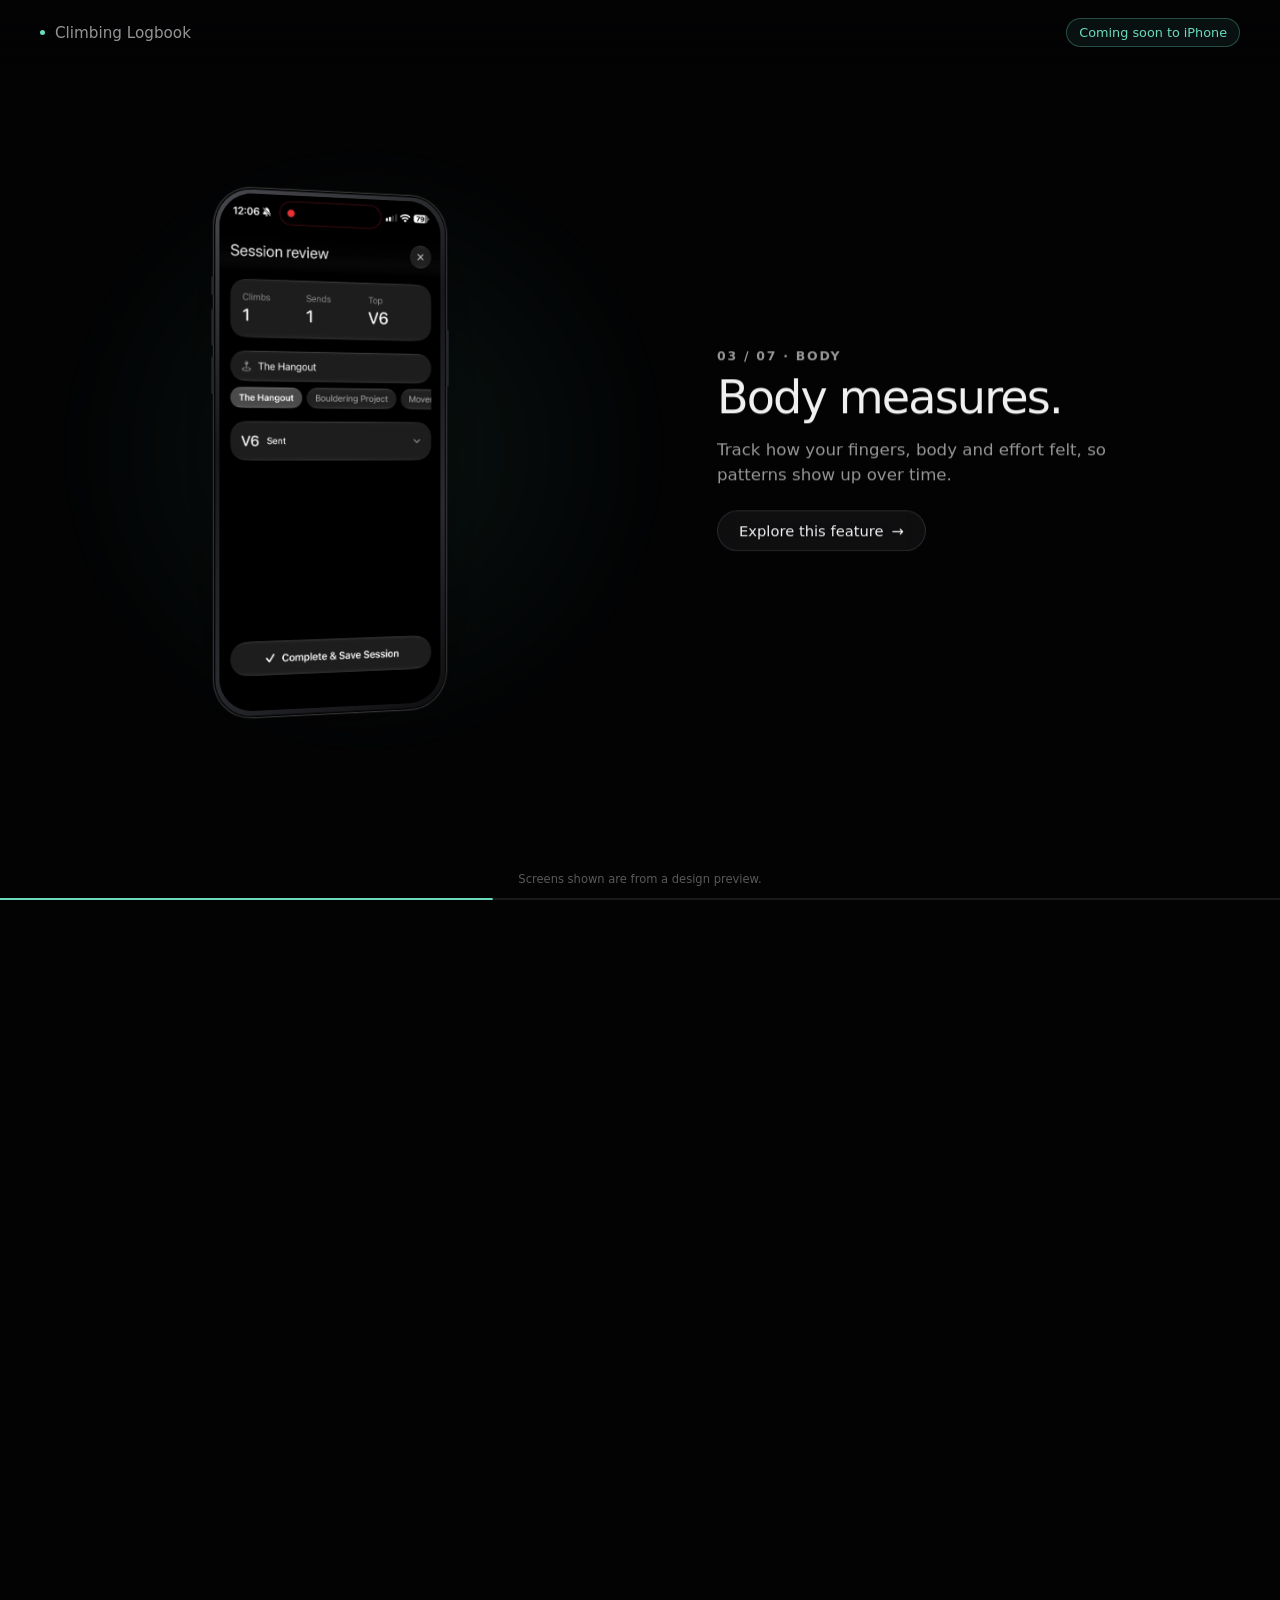
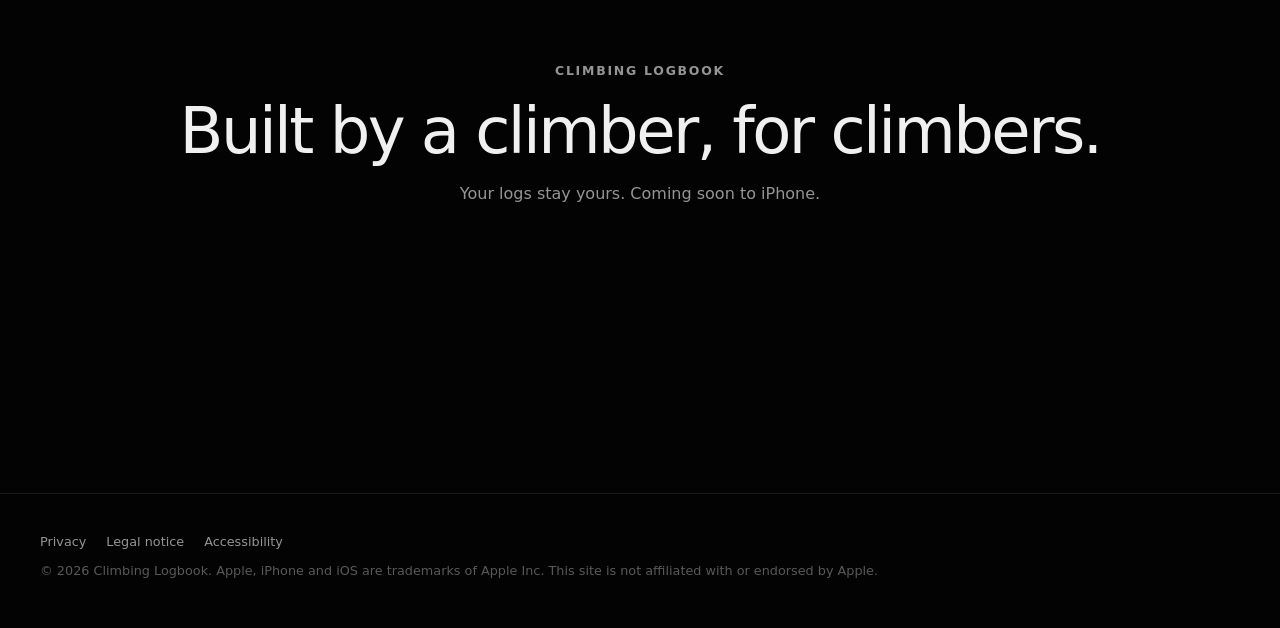
<file: index.html>
<!doctype html>
<html lang="en-GB">
<head>
<meta charset="utf-8">
<meta name="viewport" content="width=device-width, initial-scale=1, viewport-fit=cover">
<title>Climbing Logbook – Track sessions. Keep the signal.</title>
<meta name="description" content="Climbing Logbook is a calm, fast way to log boulder sessions, grades and how your body feels. Coming soon for iPhone.">
<meta name="theme-color" content="#030304">
<meta name="color-scheme" content="dark">
<link rel="stylesheet" href="styles.css">
<link rel="stylesheet" href="feature.css">
</head>
<body>
<a class="skip" href="#features">Skip to features</a>
<header class="nav">
  <span class="brand"><i class="dot"></i>Climbing Logbook</span>
  <span class="soon">Coming soon to iPhone</span>
</header>

<main>
<section id="features" class="story" aria-label="Climbing Logbook feature walkthrough">
  <div class="stage">
    <div class="glow" aria-hidden="true"></div>

    <div class="intro">
      <p class="eyebrow">Climbing Logbook</p>
      <h1>Finding<br>your rhythm.</h1>
      <p class="sub">Track sessions. Keep the signal.</p>
    </div>

    <div class="phone-wrap">
      <div class="phone" role="img" aria-label="Climbing Logbook app shown inside an iPhone-style frame. The features are described in the text beside it.">
        <div class="bezel">
          <div class="screen">
            <div class="island" aria-hidden="true"></div>
            <video class="clip is-active" muted playsinline preload="auto" poster="clip1.jpg" data-dur="7" tabindex="-1" aria-hidden="true" disablepictureinpicture><source src="clip1.mp4" type="video/mp4"></video>
            <video class="clip" muted playsinline preload="auto" poster="clip2.jpg" data-dur="2" tabindex="-1" aria-hidden="true" disablepictureinpicture><source src="clip2.mp4" type="video/mp4"></video>
            <video class="clip" muted playsinline preload="metadata" poster="clip3.jpg" data-dur="2" tabindex="-1" aria-hidden="true" disablepictureinpicture><source src="clip3.mp4" type="video/mp4"></video>
            <video class="clip" muted playsinline preload="metadata" poster="clip4.jpg" data-dur="5" tabindex="-1" aria-hidden="true" disablepictureinpicture><source src="clip4.mp4" type="video/mp4"></video>
            <video class="clip" muted playsinline preload="metadata" poster="clip5.jpg" data-dur="3" tabindex="-1" aria-hidden="true" disablepictureinpicture><source src="clip5.mp4" type="video/mp4"></video>
            <video class="clip" muted playsinline preload="metadata" poster="clip-mountains.jpg" data-dur="7" tabindex="-1" aria-hidden="true" disablepictureinpicture><source src="clip-mountains.mp4" type="video/mp4"></video>
            <video class="clip" muted playsinline preload="metadata" poster="clip-overall.jpg" data-dur="5" tabindex="-1" aria-hidden="true" disablepictureinpicture><source src="clip-overall.mp4" type="video/mp4"></video>
          </div>
        </div>
        <i class="btn b1" aria-hidden="true"></i><i class="btn b2" aria-hidden="true"></i><i class="btn b3" aria-hidden="true"></i><i class="btn b4" aria-hidden="true"></i>
      </div>
    </div>

    <ol class="cards">
      <li class="card" data-step="1">
        <p class="eyebrow">01 / 07 · Log</p>
        <h2>Log a climb in seconds.</h2>
        <p>Pick the grade, add how it felt and save. One calm flow with no clutter.</p>
        <a class="btn-more" href="log.html">Explore this feature <span aria-hidden="true">→</span></a>
      </li>
      <li class="card" data-step="2">
        <p class="eyebrow">02 / 07 · Review</p>
        <h2>Review your session.</h2>
        <p>See everything you climbed in one place the moment you finish.</p>
        <a class="btn-more" href="review.html">Explore this feature <span aria-hidden="true">→</span></a>
      </li>
      <li class="card" data-step="3">
        <p class="eyebrow">03 / 07 · Body</p>
        <h2>Body measures.</h2>
        <p>Track how your fingers, body and effort felt, so patterns show up over time.</p>
        <a class="btn-more" href="body.html">Explore this feature <span aria-hidden="true">→</span></a>
      </li>
      <li class="card" data-step="4">
        <p class="eyebrow">04 / 07 · Projects</p>
        <h2>Keep your projects.</h2>
        <p>Keep the climbs you're working on together and watch the attempts add up.</p>
        <a class="btn-more" href="projects.html">Explore this feature <span aria-hidden="true">→</span></a>
      </li>
      <li class="card" data-step="5">
        <p class="eyebrow">05 / 07 · Style</p>
        <h2>Know your style.</h2>
        <p>A style radar shows how you climb at a glance.</p>
        <a class="btn-more" href="style.html">Explore this feature <span aria-hidden="true">→</span></a>
      </li>
      <li class="card" data-step="6">
        <p class="eyebrow">06 / 07 · Archive</p>
        <h2>Mountain range & history.</h2>
        <p>Every session becomes a peak. Scrub your progression skyline and see the numbers that matter.</p>
        <a class="btn-more" href="archive.html">Explore this feature <span aria-hidden="true">→</span></a>
      </li>
      <li class="card" data-step="7">
        <p class="eyebrow">07 / 07 · Overall</p>
        <h2>Overall stats.</h2>
        <p>Hardest send, send rate and more, across everything you've logged.</p>
        <a class="btn-more" href="overall.html">Explore this feature <span aria-hidden="true">→</span></a>
      </li>
    </ol>

    <p class="note">Screens shown are from a design preview.</p>
    <div class="progress" aria-hidden="true"><i></i></div>
  </div>
</section>

<section class="outro">
  <p class="eyebrow">Climbing Logbook</p>
  <h2>Built by a climber, for climbers.</h2>
  <p>Your logs stay yours. Coming soon to iPhone.</p>
</section>
</main>

<footer class="foot">
  <nav aria-label="Legal"><a href="privacy.html">Privacy</a><a href="legal.html">Legal notice</a><a href="accessibility.html">Accessibility</a></nav>
  <p>© 2026 Climbing Logbook. Apple, iPhone and iOS are trademarks of Apple Inc. This site is not affiliated with or endorsed by Apple.</p>
</footer>
<script src="story.js"></script>
</body>
</html>
</file>
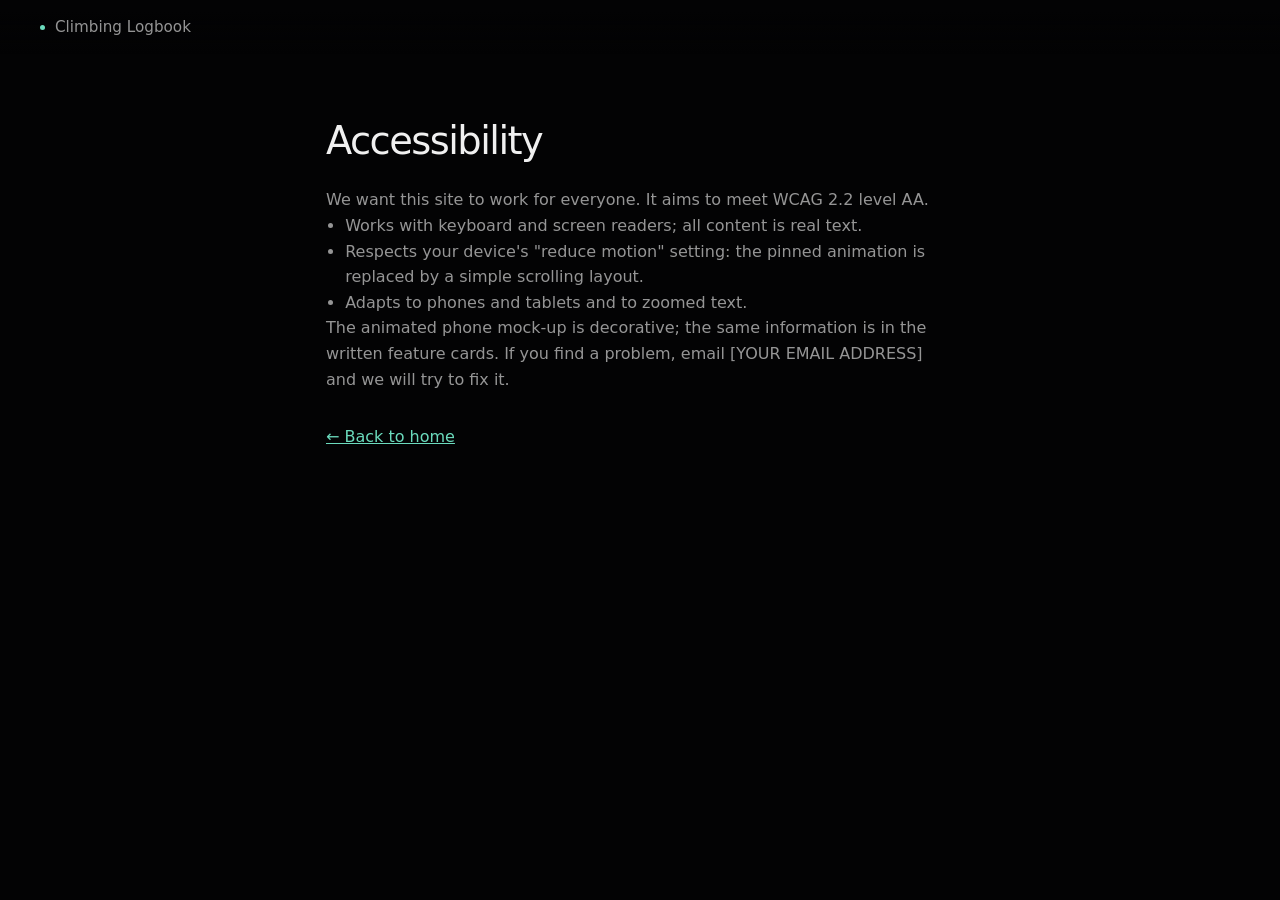
<file: accessibility.html>
<!doctype html><html lang="en-GB"><head><meta charset="utf-8"><meta name="viewport" content="width=device-width, initial-scale=1"><title>Accessibility – Climbing Logbook</title><meta name="robots" content="index,follow"><link rel="stylesheet" href="styles.css"><style>.doc{max-width:42rem;margin:0 auto;padding:110px 22px 60px;line-height:1.6;color:var(--text2)}.doc h1{font-weight:400;font-size:2.4rem;letter-spacing:-.04em;color:var(--text);margin-bottom:1rem}.doc h2{font-weight:500;font-size:1.1rem;color:var(--text);margin:1.8rem 0 .5rem}.doc a{color:var(--accent)}.doc ul{padding-left:1.2rem}</style></head><body><header class="nav"><a class="brand" href="index.html" style="pointer-events:auto;text-decoration:none"><i class="dot"></i>Climbing Logbook</a></header><main class="doc"><h1>Accessibility</h1><p>We want this site to work for everyone. It aims to meet WCAG 2.2 level AA.</p>
<ul><li>Works with keyboard and screen readers; all content is real text.</li><li>Respects your device's "reduce motion" setting: the pinned animation is replaced by a simple scrolling layout.</li><li>Adapts to phones and tablets and to zoomed text.</li></ul>
<p>The animated phone mock-up is decorative; the same information is in the written feature cards. If you find a problem, email [YOUR EMAIL ADDRESS] and we will try to fix it.</p><p style="margin-top:2rem"><a href="index.html">← Back to home</a></p></main></body></html>
</file>
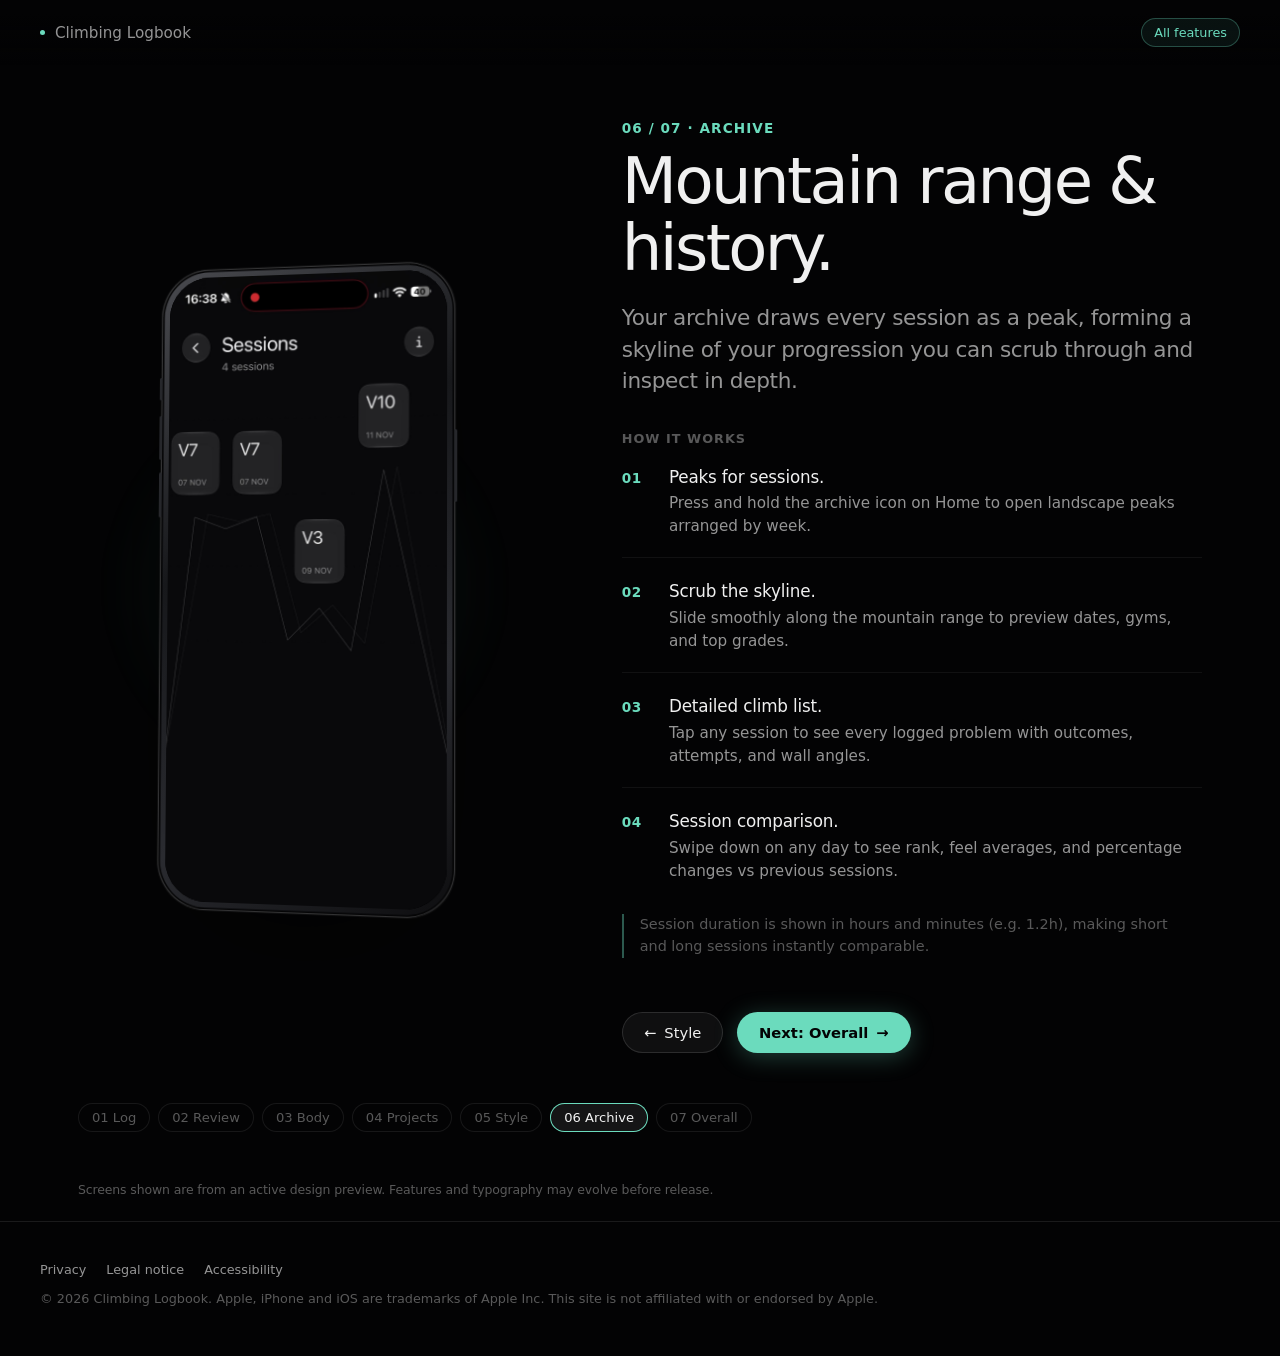
<file: archive.html>
<!doctype html>
<html lang="en-GB">
<head>
<meta charset="utf-8">
<meta name="viewport" content="width=device-width, initial-scale=1">
<title>Archive – Climbing Logbook</title>
<meta name="description" content="Your archive draws every session as a peak, forming a skyline of your progression you can scrub through and inspect in depth.">
<meta name="theme-color" content="#030304">
<meta name="color-scheme" content="dark">
<link rel="stylesheet" href="styles.css">
<link rel="stylesheet" href="feature.css">
</head>
<body data-feature="archive">
<header class="nav">
  <a class="brand" href="index.html" style="pointer-events:auto;text-decoration:none"><i class="dot"></i>Climbing Logbook</a>
  <a class="soon" href="index.html#features" style="pointer-events:auto;text-decoration:none">All features</a>
</header>

<div class="fp-stage">
  <main class="fp">
    <div class="fp-phone">
      <div class="phone" role="img" aria-label="Climbing Logbook Archive screen in an iPhone frame">
        <div class="bezel">
          <div class="screen">
            <div class="island" aria-hidden="true"></div>
            <div class="fp-screen-container">
              <video class="clip is-active" id="v" muted loop playsinline autoplay preload="metadata" poster="feature-archive.jpg" tabindex="-1" aria-hidden="true" disablepictureinpicture>
                <source src="feature-archive.mp4" type="video/mp4">
              </video>
            </div>
          </div>
        </div>
        <i class="btn b1" aria-hidden="true"></i>
        <i class="btn b2" aria-hidden="true"></i>
        <i class="btn b3" aria-hidden="true"></i>
        <i class="btn b4" aria-hidden="true"></i>
      </div>
    </div>

    <div class="fp-body fp-animate-in">
      <p class="fp-eyebrow anim-delay-1">06 / 07 · Archive</p>
      <h1 class="anim-delay-2">Mountain range & history.</h1>
      <p class="lede anim-delay-3">Your archive draws every session as a peak, forming a skyline of your progression you can scrub through and inspect in depth.</p>
      
      <p class="fp-section-title anim-delay-4">How it works</p>
      <ol class="steps anim-delay-4">
        <li><div class="step-content"><strong>Peaks for sessions.</strong><span>Press and hold the archive icon on Home to open landscape peaks arranged by week.</span></div></li>
        <li><div class="step-content"><strong>Scrub the skyline.</strong><span>Slide smoothly along the mountain range to preview dates, gyms, and top grades.</span></div></li>
        <li><div class="step-content"><strong>Detailed climb list.</strong><span>Tap any session to see every logged problem with outcomes, attempts, and wall angles.</span></div></li>
        <li><div class="step-content"><strong>Session comparison.</strong><span>Swipe down on any day to see rank, feel averages, and percentage changes vs previous sessions.</span></div></li>
      </ol>
      
      <p class="tip anim-delay-5">Session duration is shown in hours and minutes (e.g. 1.2h), making short and long sessions instantly comparable.</p>
      
      <div class="fp-nav anim-delay-5">
        <a class="btn-more" href="style.html"><span aria-hidden="true">←</span> Style</a>
        <a class="btn-more btn-accent" href="overall.html">Next: Overall <span aria-hidden="true">→</span></a>
      </div>
    </div>
  </main>

  <section class="fp-more" aria-label="All features">
    <nav>
      <a href="log.html">01 Log</a><a href="review.html">02 Review</a><a href="body.html">03 Body</a><a href="projects.html">04 Projects</a><a href="style.html">05 Style</a><a href="archive.html" aria-current="page">06 Archive</a><a href="overall.html">07 Overall</a>
    </nav>
  </section>
</div>

<p class="fp-disc">Screens shown are from an active design preview. Features and typography may evolve before release.</p>

<footer class="foot">
  <nav aria-label="Legal"><a href="privacy.html">Privacy</a><a href="legal.html">Legal notice</a><a href="accessibility.html">Accessibility</a></nav>
  <p>© 2026 Climbing Logbook. Apple, iPhone and iOS are trademarks of Apple Inc. This site is not affiliated with or endorsed by Apple.</p>
</footer>

<script src="feature.js"></script>
</body>
</html>
</file>
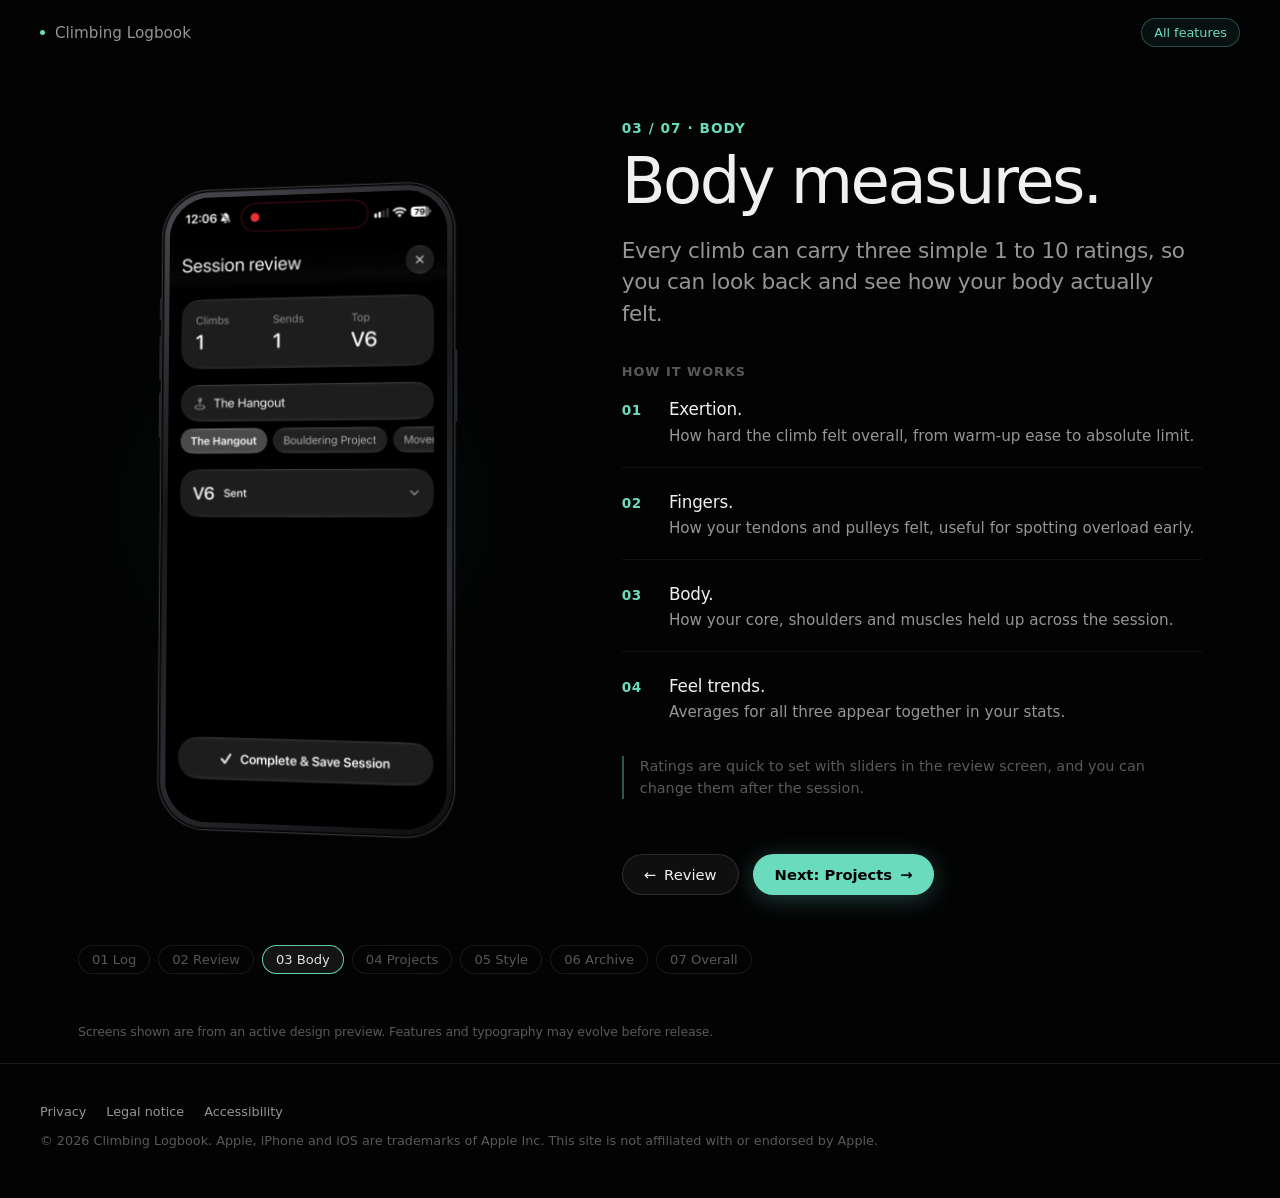
<file: body.html>
<!doctype html>
<html lang="en-GB">
<head>
<meta charset="utf-8">
<meta name="viewport" content="width=device-width, initial-scale=1">
<title>Body – Climbing Logbook</title>
<meta name="description" content="Every climb can carry three simple 1 to 10 ratings, so you can look back and see how your body actually felt.">
<meta name="theme-color" content="#030304">
<meta name="color-scheme" content="dark">
<link rel="stylesheet" href="styles.css">
<link rel="stylesheet" href="feature.css">
</head>
<body data-feature="body">
<header class="nav">
  <a class="brand" href="index.html" style="pointer-events:auto;text-decoration:none"><i class="dot"></i>Climbing Logbook</a>
  <a class="soon" href="index.html#features" style="pointer-events:auto;text-decoration:none">All features</a>
</header>

<div class="fp-stage">
  <main class="fp">
    <div class="fp-phone">
      <div class="phone" role="img" aria-label="Climbing Logbook Body screen in an iPhone frame">
        <div class="bezel">
          <div class="screen">
            <div class="island" aria-hidden="true"></div>
            <div class="fp-screen-container">
              <video class="clip is-active" id="v" muted loop playsinline autoplay preload="metadata" poster="clip3.jpg" tabindex="-1" aria-hidden="true" disablepictureinpicture>
                <source src="clip3.mp4" type="video/mp4">
              </video>
            </div>
          </div>
        </div>
        <i class="btn b1" aria-hidden="true"></i>
        <i class="btn b2" aria-hidden="true"></i>
        <i class="btn b3" aria-hidden="true"></i>
        <i class="btn b4" aria-hidden="true"></i>
      </div>
    </div>

    <div class="fp-body fp-animate-in">
      <p class="fp-eyebrow anim-delay-1">03 / 07 · Body</p>
      <h1 class="anim-delay-2">Body measures.</h1>
      <p class="lede anim-delay-3">Every climb can carry three simple 1 to 10 ratings, so you can look back and see how your body actually felt.</p>
      
      <p class="fp-section-title anim-delay-4">How it works</p>
      <ol class="steps anim-delay-4">
        <li><div class="step-content"><strong>Exertion.</strong><span>How hard the climb felt overall, from warm-up ease to absolute limit.</span></div></li>
        <li><div class="step-content"><strong>Fingers.</strong><span>How your tendons and pulleys felt, useful for spotting overload early.</span></div></li>
        <li><div class="step-content"><strong>Body.</strong><span>How your core, shoulders and muscles held up across the session.</span></div></li>
        <li><div class="step-content"><strong>Feel trends.</strong><span>Averages for all three appear together in your stats.</span></div></li>
      </ol>
      
      <p class="tip anim-delay-5">Ratings are quick to set with sliders in the review screen, and you can change them after the session.</p>
      
      <div class="fp-nav anim-delay-5">
        <a class="btn-more" href="review.html"><span aria-hidden="true">←</span> Review</a>
        <a class="btn-more btn-accent" href="projects.html">Next: Projects <span aria-hidden="true">→</span></a>
      </div>
    </div>
  </main>

  <section class="fp-more" aria-label="All features">
    <nav>
      <a href="log.html">01 Log</a><a href="review.html">02 Review</a><a href="body.html" aria-current="page">03 Body</a><a href="projects.html">04 Projects</a><a href="style.html">05 Style</a><a href="archive.html">06 Archive</a><a href="overall.html">07 Overall</a>
    </nav>
  </section>
</div>

<p class="fp-disc">Screens shown are from an active design preview. Features and typography may evolve before release.</p>

<footer class="foot">
  <nav aria-label="Legal"><a href="privacy.html">Privacy</a><a href="legal.html">Legal notice</a><a href="accessibility.html">Accessibility</a></nav>
  <p>© 2026 Climbing Logbook. Apple, iPhone and iOS are trademarks of Apple Inc. This site is not affiliated with or endorsed by Apple.</p>
</footer>

<script src="feature.js"></script>
</body>
</html>
</file>
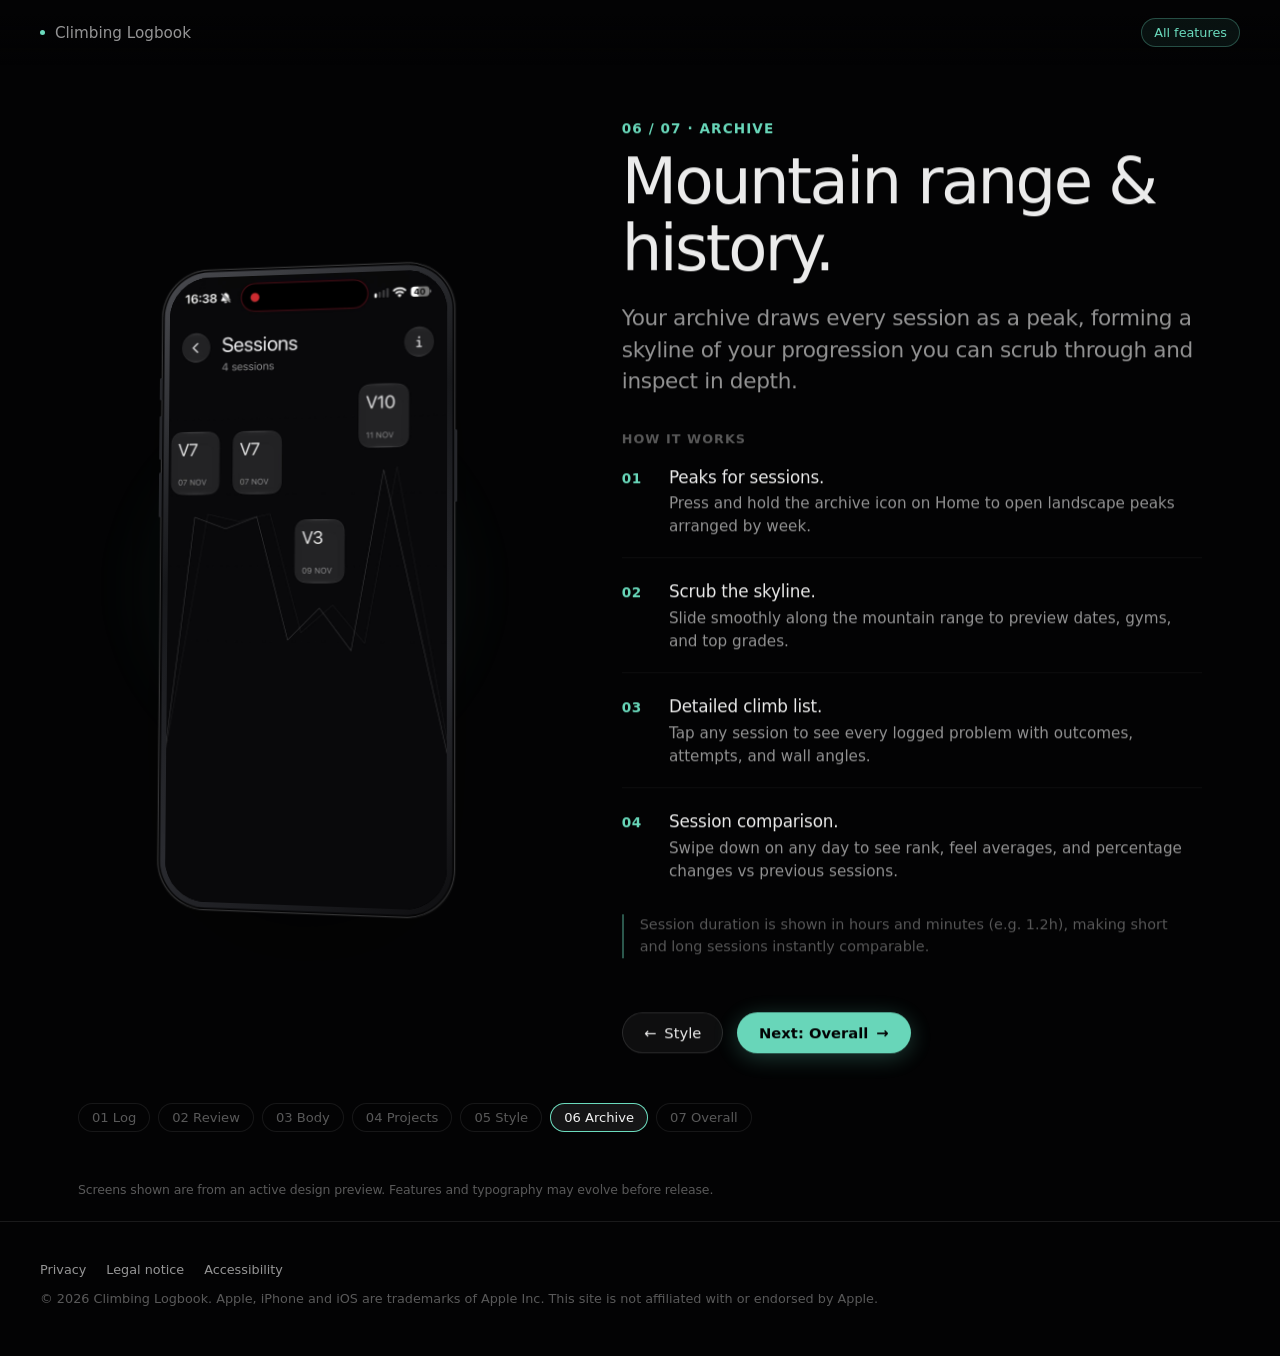
<file: history.html>
<!doctype html>
<html lang="en-GB">
<head>
<meta charset="utf-8">
<meta http-equiv="refresh" content="0; url=archive.html">
<link rel="canonical" href="archive.html">
<title>Redirecting to Archive…</title>
</head>
<body>
<p>Redirecting to <a href="archive.html">Archive</a>…</p>
</body>
</html>
</file>
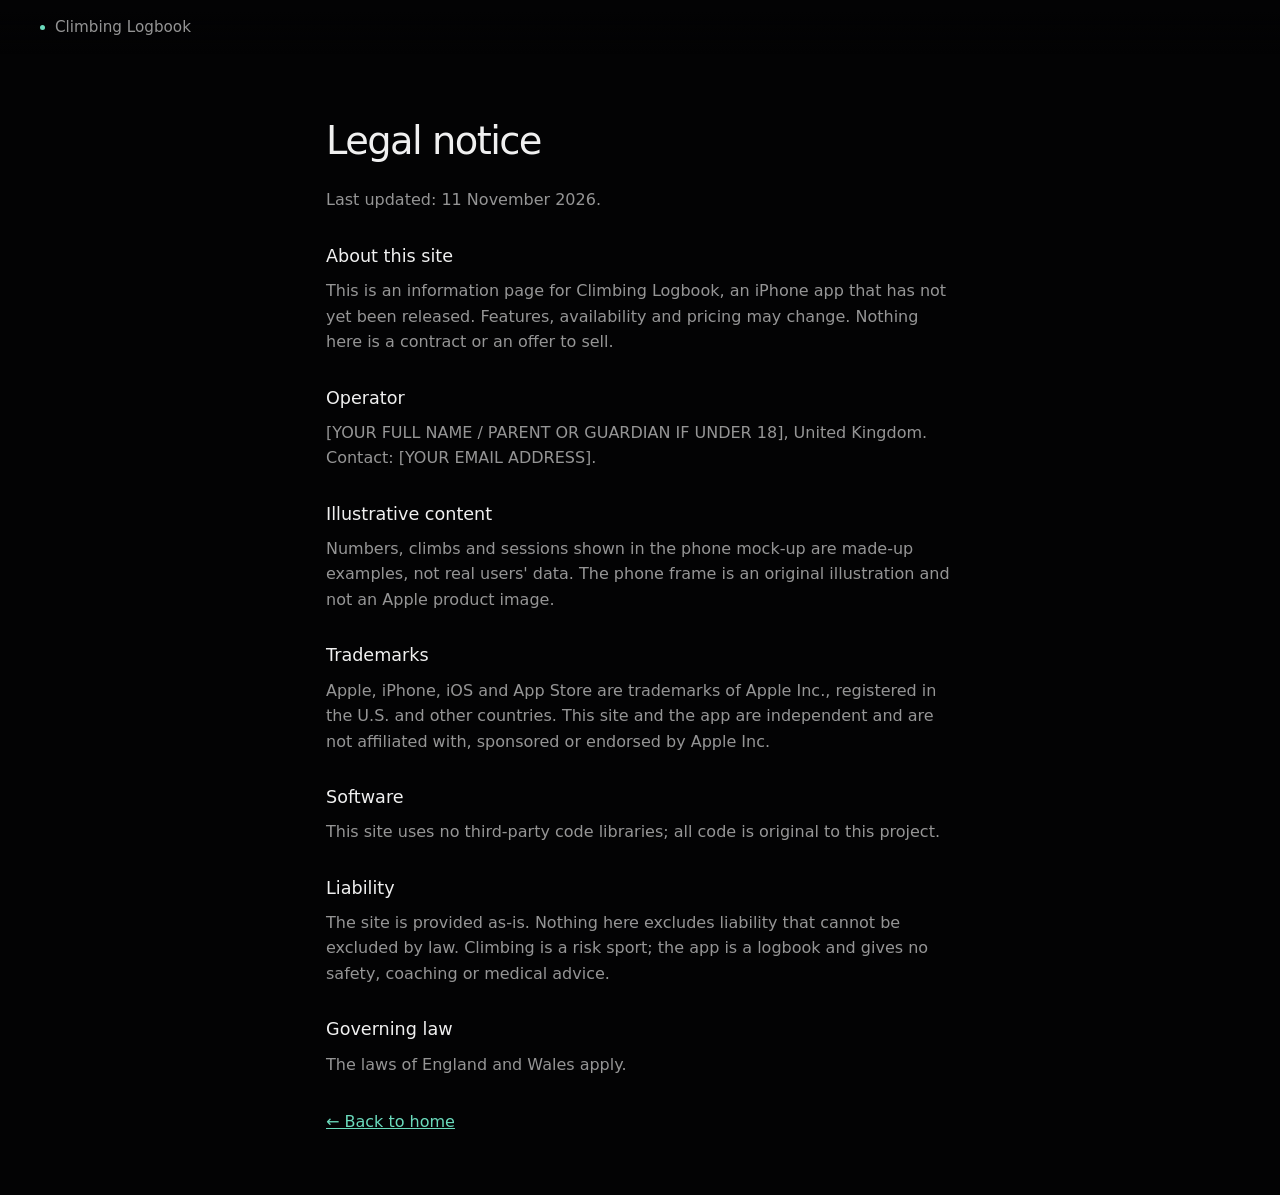
<file: legal.html>
<!doctype html><html lang="en-GB"><head><meta charset="utf-8"><meta name="viewport" content="width=device-width, initial-scale=1"><title>Legal notice – Climbing Logbook</title><meta name="robots" content="index,follow"><link rel="stylesheet" href="styles.css"><style>.doc{max-width:42rem;margin:0 auto;padding:110px 22px 60px;line-height:1.6;color:var(--text2)}.doc h1{font-weight:400;font-size:2.4rem;letter-spacing:-.04em;color:var(--text);margin-bottom:1rem}.doc h2{font-weight:500;font-size:1.1rem;color:var(--text);margin:1.8rem 0 .5rem}.doc a{color:var(--accent)}.doc ul{padding-left:1.2rem}</style></head><body><header class="nav"><a class="brand" href="index.html" style="pointer-events:auto;text-decoration:none"><i class="dot"></i>Climbing Logbook</a></header><main class="doc"><h1>Legal notice</h1><p>Last updated: 11 November 2026.</p>
<h2>About this site</h2><p>This is an information page for Climbing Logbook, an iPhone app that has not yet been released. Features, availability and pricing may change. Nothing here is a contract or an offer to sell.</p>
<h2>Operator</h2><p>[YOUR FULL NAME / PARENT OR GUARDIAN IF UNDER 18], United Kingdom. Contact: [YOUR EMAIL ADDRESS].</p>
<h2>Illustrative content</h2><p>Numbers, climbs and sessions shown in the phone mock-up are made-up examples, not real users' data. The phone frame is an original illustration and not an Apple product image.</p>
<h2>Trademarks</h2><p>Apple, iPhone, iOS and App Store are trademarks of Apple Inc., registered in the U.S. and other countries. This site and the app are independent and are not affiliated with, sponsored or endorsed by Apple Inc.</p>
<h2>Software</h2><p>This site uses no third-party code libraries; all code is original to this project.</p>
<h2>Liability</h2><p>The site is provided as-is. Nothing here excludes liability that cannot be excluded by law. Climbing is a risk sport; the app is a logbook and gives no safety, coaching or medical advice.</p>
<h2>Governing law</h2><p>The laws of England and Wales apply.</p><p style="margin-top:2rem"><a href="index.html">← Back to home</a></p></main></body></html>
</file>
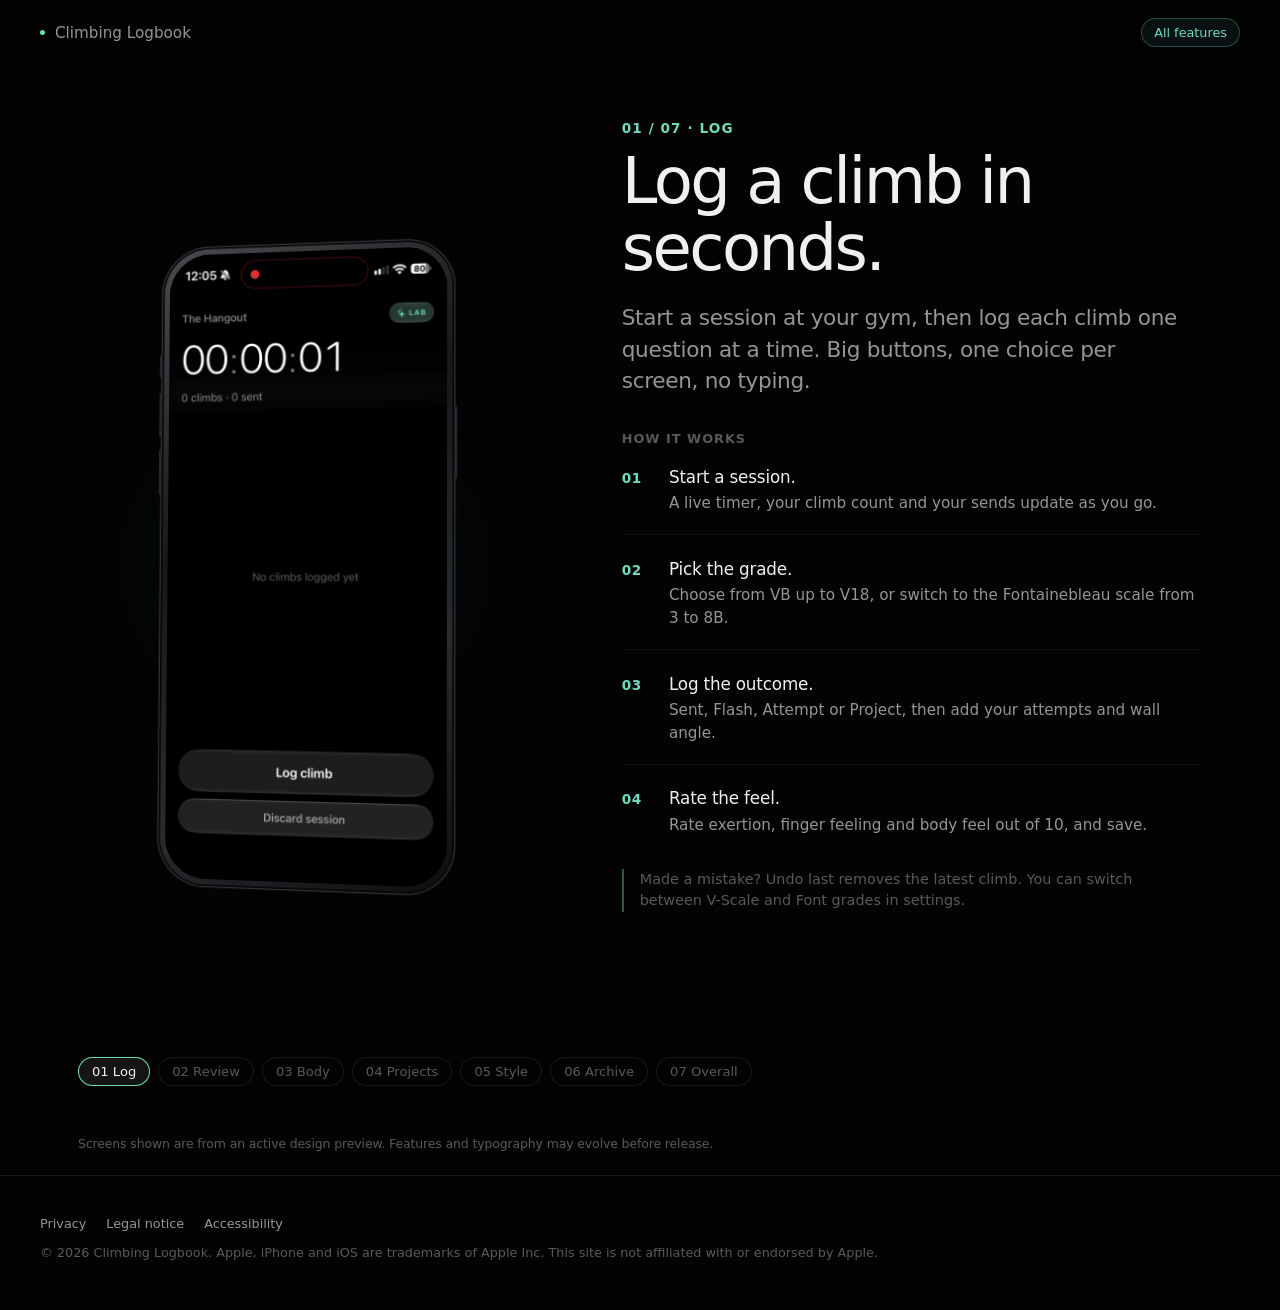
<file: log.html>
<!doctype html>
<html lang="en-GB">
<head>
<meta charset="utf-8">
<meta name="viewport" content="width=device-width, initial-scale=1">
<title>Log – Climbing Logbook</title>
<meta name="description" content="Start a session at your gym, then log each climb one question at a time. Big buttons, one choice per screen, no typing.">
<meta name="theme-color" content="#030304">
<meta name="color-scheme" content="dark">
<link rel="stylesheet" href="styles.css">
<link rel="stylesheet" href="feature.css">
</head>
<body data-feature="log">
<header class="nav">
  <a class="brand" href="index.html" style="pointer-events:auto;text-decoration:none"><i class="dot"></i>Climbing Logbook</a>
  <a class="soon" href="index.html#features" style="pointer-events:auto;text-decoration:none">All features</a>
</header>

<div class="fp-stage">
  <main class="fp">
    <div class="fp-phone">
      <div class="phone" role="img" aria-label="Climbing Logbook Log screen in an iPhone frame">
        <div class="bezel">
          <div class="screen">
            <div class="island" aria-hidden="true"></div>
            <div class="fp-screen-container">
              <video class="clip is-active" id="v" muted loop playsinline autoplay preload="metadata" poster="feature-log.jpg" tabindex="-1" aria-hidden="true" disablepictureinpicture>
                <source src="feature-log.mp4" type="video/mp4">
              </video>
            </div>
          </div>
        </div>
        <i class="btn b1" aria-hidden="true"></i>
        <i class="btn b2" aria-hidden="true"></i>
        <i class="btn b3" aria-hidden="true"></i>
        <i class="btn b4" aria-hidden="true"></i>
      </div>
    </div>

    <div class="fp-body fp-animate-in">
      <p class="fp-eyebrow anim-delay-1">01 / 07 · Log</p>
      <h1 class="anim-delay-2">Log a climb in seconds.</h1>
      <p class="lede anim-delay-3">Start a session at your gym, then log each climb one question at a time. Big buttons, one choice per screen, no typing.</p>
      
      <p class="fp-section-title anim-delay-4">How it works</p>
      <ol class="steps anim-delay-4">
        <li><div class="step-content"><strong>Start a session.</strong><span>A live timer, your climb count and your sends update as you go.</span></div></li>
        <li><div class="step-content"><strong>Pick the grade.</strong><span>Choose from VB up to V18, or switch to the Fontainebleau scale from 3 to 8B.</span></div></li>
        <li><div class="step-content"><strong>Log the outcome.</strong><span>Sent, Flash, Attempt or Project, then add your attempts and wall angle.</span></div></li>
        <li><div class="step-content"><strong>Rate the feel.</strong><span>Rate exertion, finger feeling and body feel out of 10, and save.</span></div></li>
      </ol>
      
      <p class="tip anim-delay-5">Made a mistake? Undo last removes the latest climb. You can switch between V-Scale and Font grades in settings.</p>
      
      <div class="fp-nav anim-delay-5">
        
        <a class="btn-more btn-accent" href="review.html">Next: Review <span aria-hidden="true">→</span></a>
      </div>
    </div>
  </main>

  <section class="fp-more" aria-label="All features">
    <nav>
      <a href="log.html" aria-current="page">01 Log</a><a href="review.html">02 Review</a><a href="body.html">03 Body</a><a href="projects.html">04 Projects</a><a href="style.html">05 Style</a><a href="archive.html">06 Archive</a><a href="overall.html">07 Overall</a>
    </nav>
  </section>
</div>

<p class="fp-disc">Screens shown are from an active design preview. Features and typography may evolve before release.</p>

<footer class="foot">
  <nav aria-label="Legal"><a href="privacy.html">Privacy</a><a href="legal.html">Legal notice</a><a href="accessibility.html">Accessibility</a></nav>
  <p>© 2026 Climbing Logbook. Apple, iPhone and iOS are trademarks of Apple Inc. This site is not affiliated with or endorsed by Apple.</p>
</footer>

<script src="feature.js"></script>
</body>
</html>
</file>
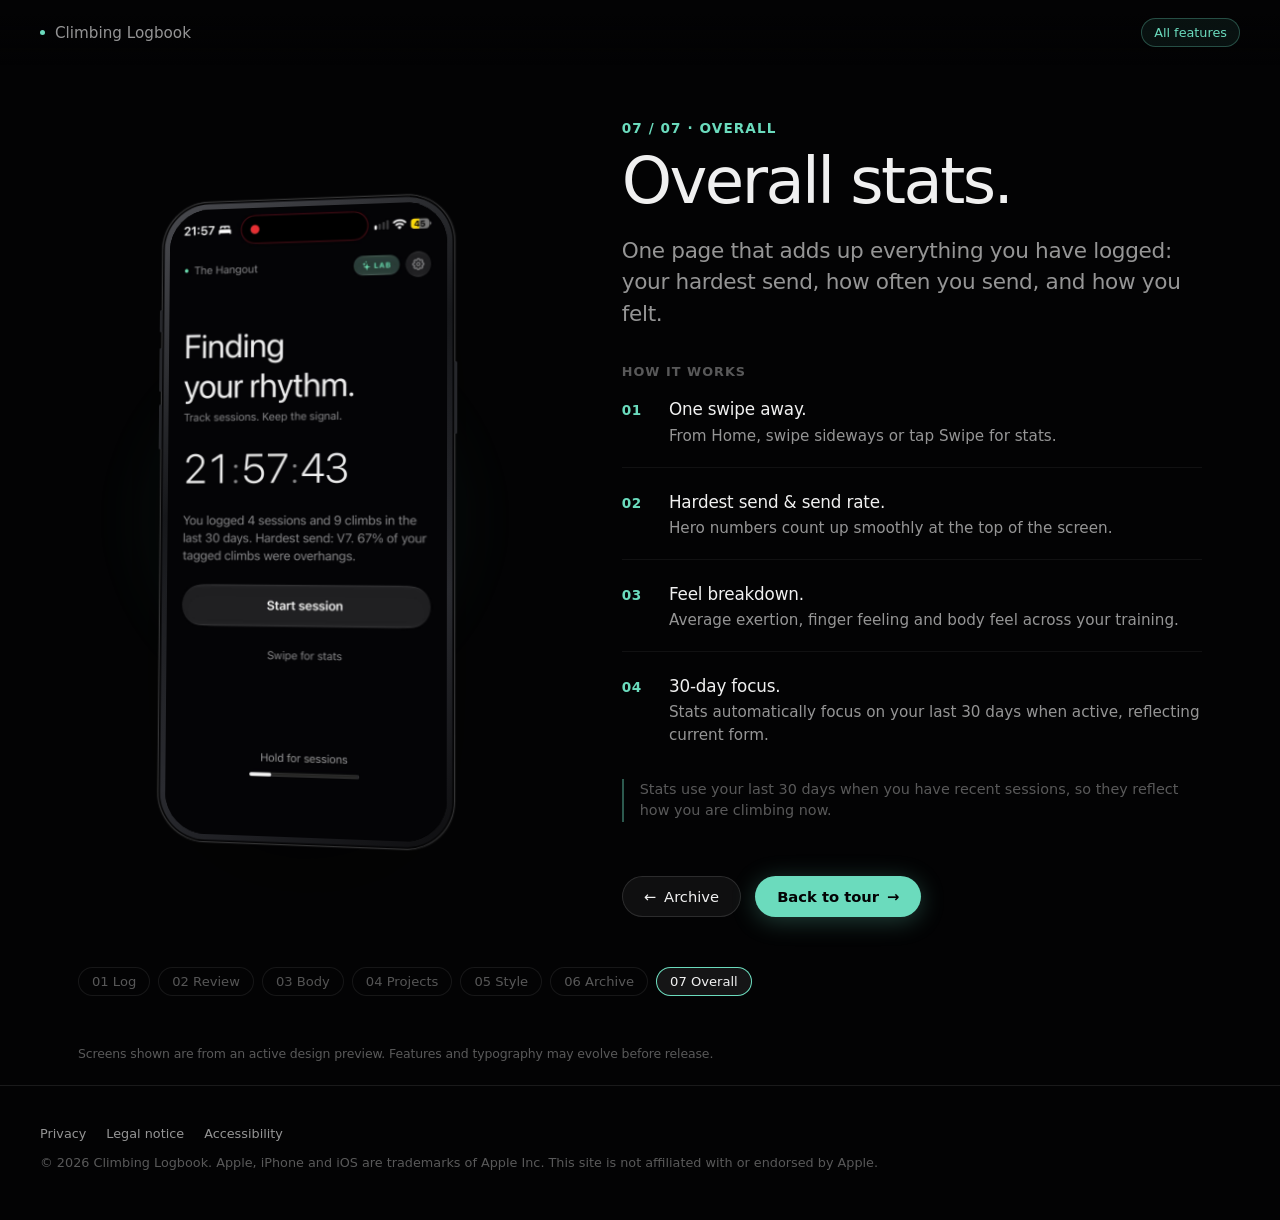
<file: overall.html>
<!doctype html>
<html lang="en-GB">
<head>
<meta charset="utf-8">
<meta name="viewport" content="width=device-width, initial-scale=1">
<title>Overall – Climbing Logbook</title>
<meta name="description" content="One page that adds up everything you have logged: your hardest send, how often you send, and how you felt.">
<meta name="theme-color" content="#030304">
<meta name="color-scheme" content="dark">
<link rel="stylesheet" href="styles.css">
<link rel="stylesheet" href="feature.css">
</head>
<body data-feature="overall">
<header class="nav">
  <a class="brand" href="index.html" style="pointer-events:auto;text-decoration:none"><i class="dot"></i>Climbing Logbook</a>
  <a class="soon" href="index.html#features" style="pointer-events:auto;text-decoration:none">All features</a>
</header>

<div class="fp-stage">
  <main class="fp">
    <div class="fp-phone">
      <div class="phone" role="img" aria-label="Climbing Logbook Overall screen in an iPhone frame">
        <div class="bezel">
          <div class="screen">
            <div class="island" aria-hidden="true"></div>
            <div class="fp-screen-container">
              <video class="clip is-active" id="v" muted loop playsinline autoplay preload="metadata" poster="clip-overall.jpg" tabindex="-1" aria-hidden="true" disablepictureinpicture>
                <source src="clip-overall.mp4" type="video/mp4">
              </video>
            </div>
          </div>
        </div>
        <i class="btn b1" aria-hidden="true"></i>
        <i class="btn b2" aria-hidden="true"></i>
        <i class="btn b3" aria-hidden="true"></i>
        <i class="btn b4" aria-hidden="true"></i>
      </div>
    </div>

    <div class="fp-body fp-animate-in">
      <p class="fp-eyebrow anim-delay-1">07 / 07 · Overall</p>
      <h1 class="anim-delay-2">Overall stats.</h1>
      <p class="lede anim-delay-3">One page that adds up everything you have logged: your hardest send, how often you send, and how you felt.</p>
      
      <p class="fp-section-title anim-delay-4">How it works</p>
      <ol class="steps anim-delay-4">
        <li><div class="step-content"><strong>One swipe away.</strong><span>From Home, swipe sideways or tap Swipe for stats.</span></div></li>
        <li><div class="step-content"><strong>Hardest send & send rate.</strong><span>Hero numbers count up smoothly at the top of the screen.</span></div></li>
        <li><div class="step-content"><strong>Feel breakdown.</strong><span>Average exertion, finger feeling and body feel across your training.</span></div></li>
        <li><div class="step-content"><strong>30-day focus.</strong><span>Stats automatically focus on your last 30 days when active, reflecting current form.</span></div></li>
      </ol>
      
      <p class="tip anim-delay-5">Stats use your last 30 days when you have recent sessions, so they reflect how you are climbing now.</p>
      
      <div class="fp-nav anim-delay-5">
        <a class="btn-more" href="archive.html"><span aria-hidden="true">←</span> Archive</a>
        <a class="btn-more btn-accent" href="index.html#features">Back to tour <span aria-hidden="true">→</span></a>
      </div>
    </div>
  </main>

  <section class="fp-more" aria-label="All features">
    <nav>
      <a href="log.html">01 Log</a><a href="review.html">02 Review</a><a href="body.html">03 Body</a><a href="projects.html">04 Projects</a><a href="style.html">05 Style</a><a href="archive.html">06 Archive</a><a href="overall.html" aria-current="page">07 Overall</a>
    </nav>
  </section>
</div>

<p class="fp-disc">Screens shown are from an active design preview. Features and typography may evolve before release.</p>

<footer class="foot">
  <nav aria-label="Legal"><a href="privacy.html">Privacy</a><a href="legal.html">Legal notice</a><a href="accessibility.html">Accessibility</a></nav>
  <p>© 2026 Climbing Logbook. Apple, iPhone and iOS are trademarks of Apple Inc. This site is not affiliated with or endorsed by Apple.</p>
</footer>

<script src="feature.js"></script>
</body>
</html>
</file>
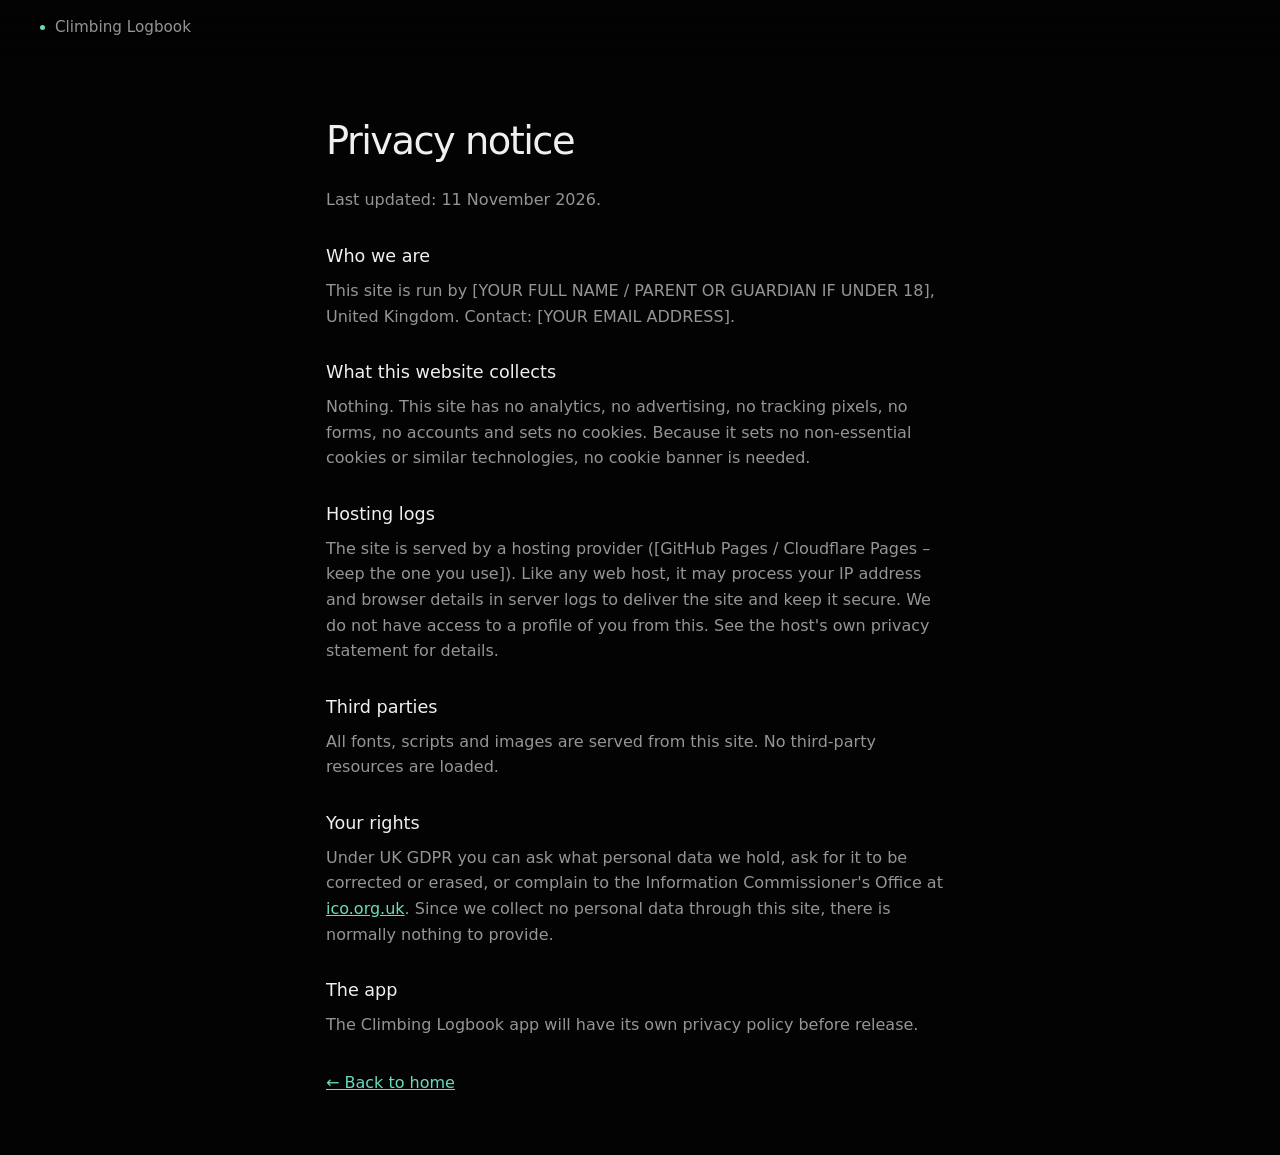
<file: privacy.html>
<!doctype html><html lang="en-GB"><head><meta charset="utf-8"><meta name="viewport" content="width=device-width, initial-scale=1"><title>Privacy notice – Climbing Logbook</title><meta name="robots" content="index,follow"><link rel="stylesheet" href="styles.css"><style>.doc{max-width:42rem;margin:0 auto;padding:110px 22px 60px;line-height:1.6;color:var(--text2)}.doc h1{font-weight:400;font-size:2.4rem;letter-spacing:-.04em;color:var(--text);margin-bottom:1rem}.doc h2{font-weight:500;font-size:1.1rem;color:var(--text);margin:1.8rem 0 .5rem}.doc a{color:var(--accent)}.doc ul{padding-left:1.2rem}</style></head><body><header class="nav"><a class="brand" href="index.html" style="pointer-events:auto;text-decoration:none"><i class="dot"></i>Climbing Logbook</a></header><main class="doc"><h1>Privacy notice</h1><p>Last updated: 11 November 2026.</p>
<h2>Who we are</h2><p>This site is run by [YOUR FULL NAME / PARENT OR GUARDIAN IF UNDER 18], United Kingdom. Contact: [YOUR EMAIL ADDRESS].</p>
<h2>What this website collects</h2><p>Nothing. This site has no analytics, no advertising, no tracking pixels, no forms, no accounts and sets no cookies. Because it sets no non-essential cookies or similar technologies, no cookie banner is needed.</p>
<h2>Hosting logs</h2><p>The site is served by a hosting provider ([GitHub Pages / Cloudflare Pages – keep the one you use]). Like any web host, it may process your IP address and browser details in server logs to deliver the site and keep it secure. We do not have access to a profile of you from this. See the host's own privacy statement for details.</p>
<h2>Third parties</h2><p>All fonts, scripts and images are served from this site. No third-party resources are loaded.</p>
<h2>Your rights</h2><p>Under UK GDPR you can ask what personal data we hold, ask for it to be corrected or erased, or complain to the Information Commissioner's Office at <a href="https://ico.org.uk">ico.org.uk</a>. Since we collect no personal data through this site, there is normally nothing to provide.</p>
<h2>The app</h2><p>The Climbing Logbook app will have its own privacy policy before release.</p><p style="margin-top:2rem"><a href="index.html">← Back to home</a></p></main></body></html>
</file>
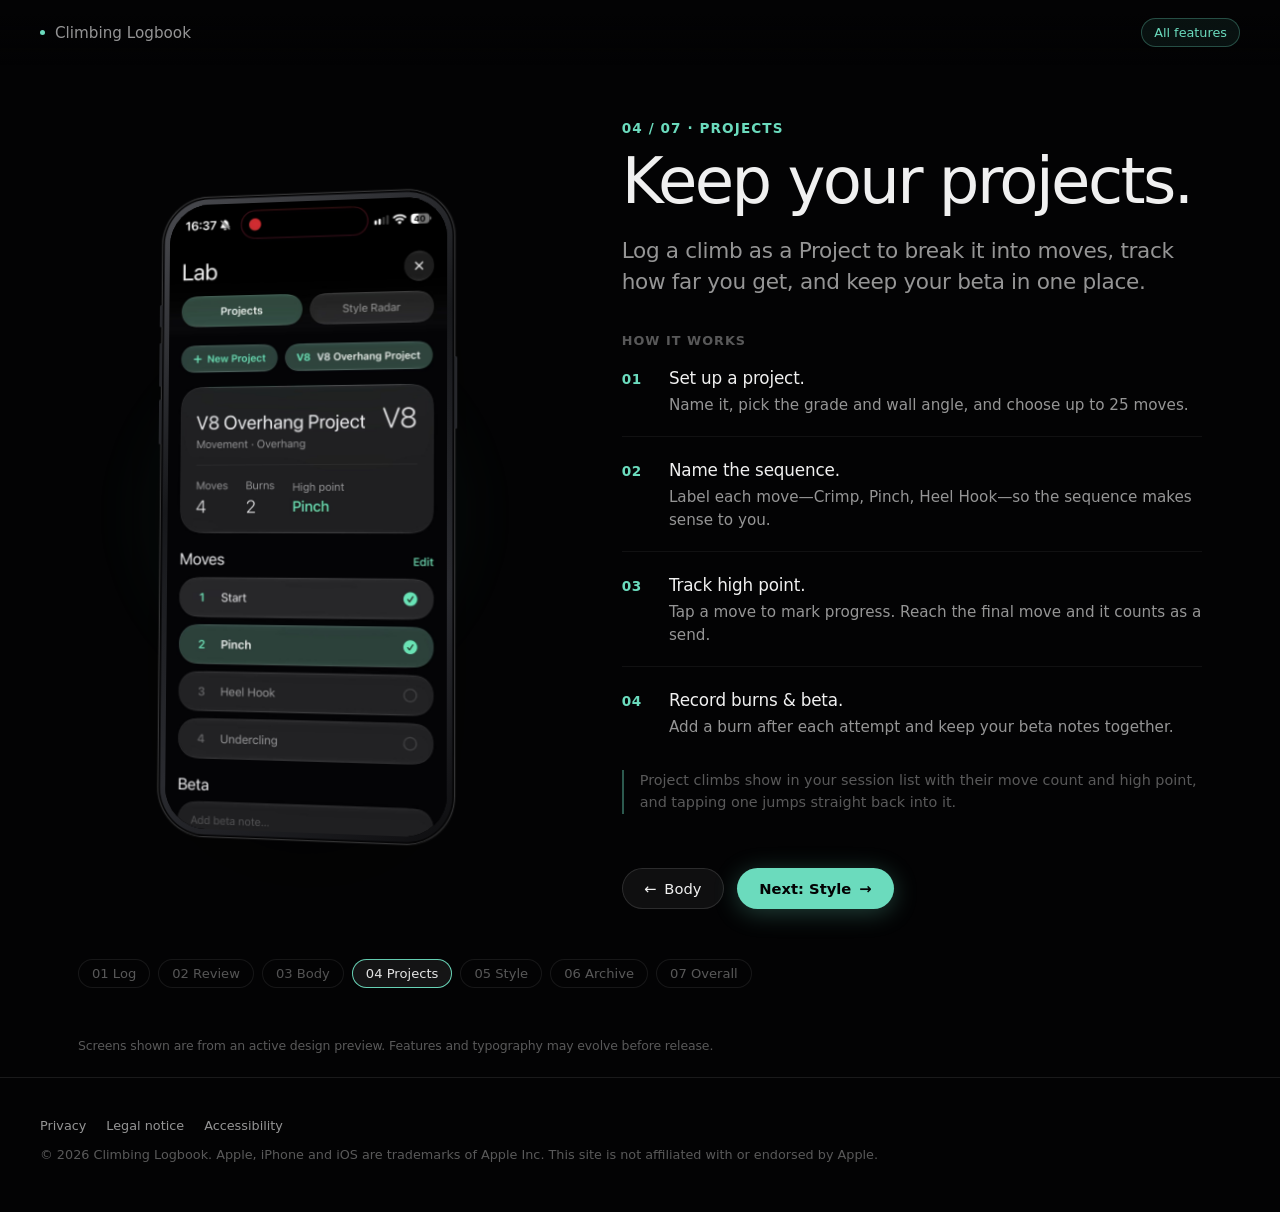
<file: projects.html>
<!doctype html>
<html lang="en-GB">
<head>
<meta charset="utf-8">
<meta name="viewport" content="width=device-width, initial-scale=1">
<title>Projects – Climbing Logbook</title>
<meta name="description" content="Log a climb as a Project to break it into moves, track how far you get, and keep your beta in one place.">
<meta name="theme-color" content="#030304">
<meta name="color-scheme" content="dark">
<link rel="stylesheet" href="styles.css">
<link rel="stylesheet" href="feature.css">
</head>
<body data-feature="projects">
<header class="nav">
  <a class="brand" href="index.html" style="pointer-events:auto;text-decoration:none"><i class="dot"></i>Climbing Logbook</a>
  <a class="soon" href="index.html#features" style="pointer-events:auto;text-decoration:none">All features</a>
</header>

<div class="fp-stage">
  <main class="fp">
    <div class="fp-phone">
      <div class="phone" role="img" aria-label="Climbing Logbook Projects screen in an iPhone frame">
        <div class="bezel">
          <div class="screen">
            <div class="island" aria-hidden="true"></div>
            <div class="fp-screen-container">
              <video class="clip is-active" id="v" muted loop playsinline autoplay preload="metadata" poster="feature-projects.jpg" tabindex="-1" aria-hidden="true" disablepictureinpicture>
                <source src="feature-projects.mp4" type="video/mp4">
              </video>
            </div>
          </div>
        </div>
        <i class="btn b1" aria-hidden="true"></i>
        <i class="btn b2" aria-hidden="true"></i>
        <i class="btn b3" aria-hidden="true"></i>
        <i class="btn b4" aria-hidden="true"></i>
      </div>
    </div>

    <div class="fp-body fp-animate-in">
      <p class="fp-eyebrow anim-delay-1">04 / 07 · Projects</p>
      <h1 class="anim-delay-2">Keep your projects.</h1>
      <p class="lede anim-delay-3">Log a climb as a Project to break it into moves, track how far you get, and keep your beta in one place.</p>
      
      <p class="fp-section-title anim-delay-4">How it works</p>
      <ol class="steps anim-delay-4">
        <li><div class="step-content"><strong>Set up a project.</strong><span>Name it, pick the grade and wall angle, and choose up to 25 moves.</span></div></li>
        <li><div class="step-content"><strong>Name the sequence.</strong><span>Label each move—Crimp, Pinch, Heel Hook—so the sequence makes sense to you.</span></div></li>
        <li><div class="step-content"><strong>Track high point.</strong><span>Tap a move to mark progress. Reach the final move and it counts as a send.</span></div></li>
        <li><div class="step-content"><strong>Record burns & beta.</strong><span>Add a burn after each attempt and keep your beta notes together.</span></div></li>
      </ol>
      
      <p class="tip anim-delay-5">Project climbs show in your session list with their move count and high point, and tapping one jumps straight back into it.</p>
      
      <div class="fp-nav anim-delay-5">
        <a class="btn-more" href="body.html"><span aria-hidden="true">←</span> Body</a>
        <a class="btn-more btn-accent" href="style.html">Next: Style <span aria-hidden="true">→</span></a>
      </div>
    </div>
  </main>

  <section class="fp-more" aria-label="All features">
    <nav>
      <a href="log.html">01 Log</a><a href="review.html">02 Review</a><a href="body.html">03 Body</a><a href="projects.html" aria-current="page">04 Projects</a><a href="style.html">05 Style</a><a href="archive.html">06 Archive</a><a href="overall.html">07 Overall</a>
    </nav>
  </section>
</div>

<p class="fp-disc">Screens shown are from an active design preview. Features and typography may evolve before release.</p>

<footer class="foot">
  <nav aria-label="Legal"><a href="privacy.html">Privacy</a><a href="legal.html">Legal notice</a><a href="accessibility.html">Accessibility</a></nav>
  <p>© 2026 Climbing Logbook. Apple, iPhone and iOS are trademarks of Apple Inc. This site is not affiliated with or endorsed by Apple.</p>
</footer>

<script src="feature.js"></script>
</body>
</html>
</file>
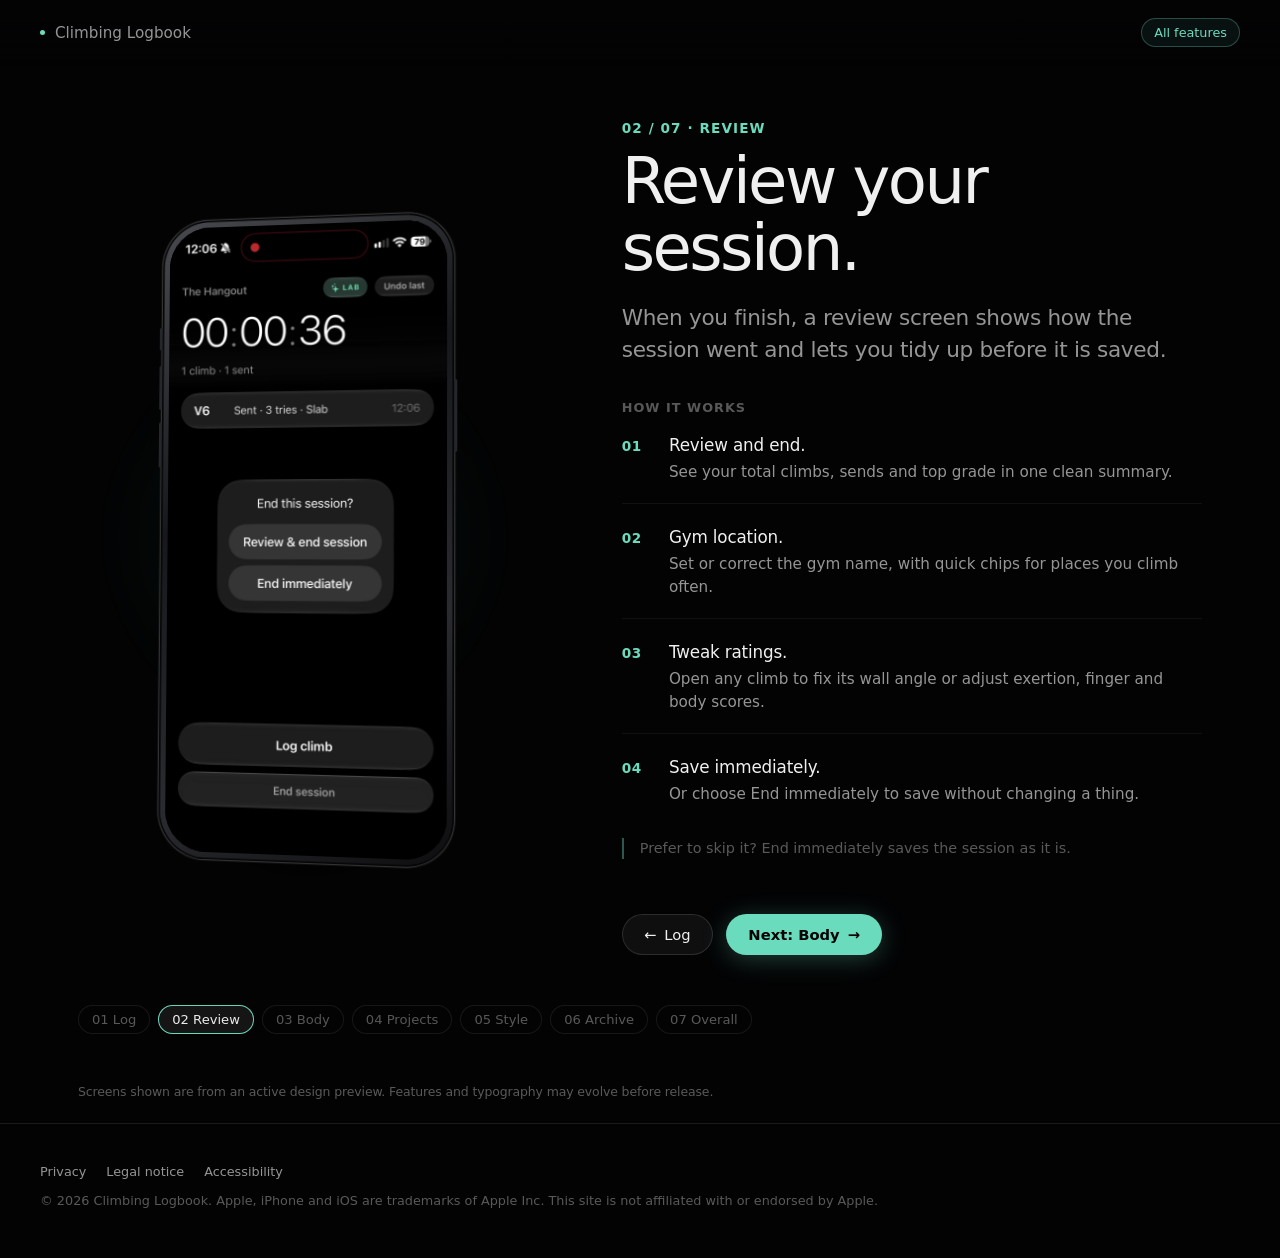
<file: review.html>
<!doctype html>
<html lang="en-GB">
<head>
<meta charset="utf-8">
<meta name="viewport" content="width=device-width, initial-scale=1">
<title>Review – Climbing Logbook</title>
<meta name="description" content="When you finish, a review screen shows how the session went and lets you tidy up before it is saved.">
<meta name="theme-color" content="#030304">
<meta name="color-scheme" content="dark">
<link rel="stylesheet" href="styles.css">
<link rel="stylesheet" href="feature.css">
</head>
<body data-feature="review">
<header class="nav">
  <a class="brand" href="index.html" style="pointer-events:auto;text-decoration:none"><i class="dot"></i>Climbing Logbook</a>
  <a class="soon" href="index.html#features" style="pointer-events:auto;text-decoration:none">All features</a>
</header>

<div class="fp-stage">
  <main class="fp">
    <div class="fp-phone">
      <div class="phone" role="img" aria-label="Climbing Logbook Review screen in an iPhone frame">
        <div class="bezel">
          <div class="screen">
            <div class="island" aria-hidden="true"></div>
            <div class="fp-screen-container">
              <video class="clip is-active" id="v" muted loop playsinline autoplay preload="metadata" poster="clip2.jpg" tabindex="-1" aria-hidden="true" disablepictureinpicture>
                <source src="clip2.mp4" type="video/mp4">
              </video>
            </div>
          </div>
        </div>
        <i class="btn b1" aria-hidden="true"></i>
        <i class="btn b2" aria-hidden="true"></i>
        <i class="btn b3" aria-hidden="true"></i>
        <i class="btn b4" aria-hidden="true"></i>
      </div>
    </div>

    <div class="fp-body fp-animate-in">
      <p class="fp-eyebrow anim-delay-1">02 / 07 · Review</p>
      <h1 class="anim-delay-2">Review your session.</h1>
      <p class="lede anim-delay-3">When you finish, a review screen shows how the session went and lets you tidy up before it is saved.</p>
      
      <p class="fp-section-title anim-delay-4">How it works</p>
      <ol class="steps anim-delay-4">
        <li><div class="step-content"><strong>Review and end.</strong><span>See your total climbs, sends and top grade in one clean summary.</span></div></li>
        <li><div class="step-content"><strong>Gym location.</strong><span>Set or correct the gym name, with quick chips for places you climb often.</span></div></li>
        <li><div class="step-content"><strong>Tweak ratings.</strong><span>Open any climb to fix its wall angle or adjust exertion, finger and body scores.</span></div></li>
        <li><div class="step-content"><strong>Save immediately.</strong><span>Or choose End immediately to save without changing a thing.</span></div></li>
      </ol>
      
      <p class="tip anim-delay-5">Prefer to skip it? End immediately saves the session as it is.</p>
      
      <div class="fp-nav anim-delay-5">
        <a class="btn-more" href="log.html"><span aria-hidden="true">←</span> Log</a>
        <a class="btn-more btn-accent" href="body.html">Next: Body <span aria-hidden="true">→</span></a>
      </div>
    </div>
  </main>

  <section class="fp-more" aria-label="All features">
    <nav>
      <a href="log.html">01 Log</a><a href="review.html" aria-current="page">02 Review</a><a href="body.html">03 Body</a><a href="projects.html">04 Projects</a><a href="style.html">05 Style</a><a href="archive.html">06 Archive</a><a href="overall.html">07 Overall</a>
    </nav>
  </section>
</div>

<p class="fp-disc">Screens shown are from an active design preview. Features and typography may evolve before release.</p>

<footer class="foot">
  <nav aria-label="Legal"><a href="privacy.html">Privacy</a><a href="legal.html">Legal notice</a><a href="accessibility.html">Accessibility</a></nav>
  <p>© 2026 Climbing Logbook. Apple, iPhone and iOS are trademarks of Apple Inc. This site is not affiliated with or endorsed by Apple.</p>
</footer>

<script src="feature.js"></script>
</body>
</html>
</file>
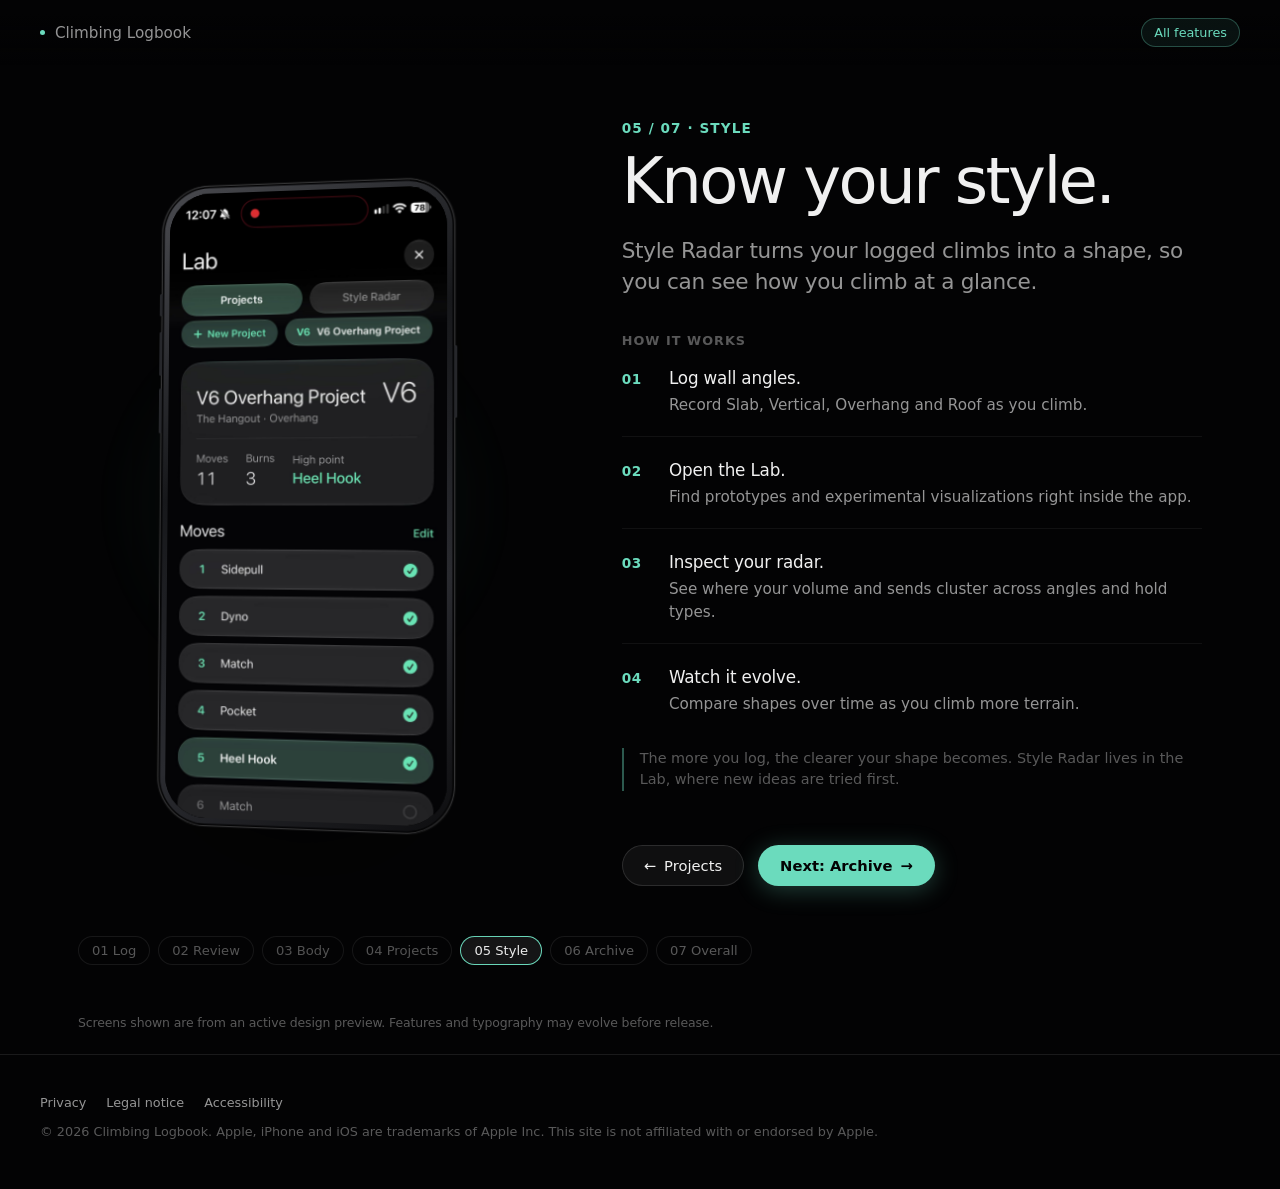
<file: style.html>
<!doctype html>
<html lang="en-GB">
<head>
<meta charset="utf-8">
<meta name="viewport" content="width=device-width, initial-scale=1">
<title>Style – Climbing Logbook</title>
<meta name="description" content="Style Radar turns your logged climbs into a shape, so you can see how you climb at a glance.">
<meta name="theme-color" content="#030304">
<meta name="color-scheme" content="dark">
<link rel="stylesheet" href="styles.css">
<link rel="stylesheet" href="feature.css">
</head>
<body data-feature="style">
<header class="nav">
  <a class="brand" href="index.html" style="pointer-events:auto;text-decoration:none"><i class="dot"></i>Climbing Logbook</a>
  <a class="soon" href="index.html#features" style="pointer-events:auto;text-decoration:none">All features</a>
</header>

<div class="fp-stage">
  <main class="fp">
    <div class="fp-phone">
      <div class="phone" role="img" aria-label="Climbing Logbook Style screen in an iPhone frame">
        <div class="bezel">
          <div class="screen">
            <div class="island" aria-hidden="true"></div>
            <div class="fp-screen-container">
              <video class="clip is-active" id="v" muted loop playsinline autoplay preload="metadata" poster="clip5.jpg" tabindex="-1" aria-hidden="true" disablepictureinpicture>
                <source src="clip5.mp4" type="video/mp4">
              </video>
            </div>
          </div>
        </div>
        <i class="btn b1" aria-hidden="true"></i>
        <i class="btn b2" aria-hidden="true"></i>
        <i class="btn b3" aria-hidden="true"></i>
        <i class="btn b4" aria-hidden="true"></i>
      </div>
    </div>

    <div class="fp-body fp-animate-in">
      <p class="fp-eyebrow anim-delay-1">05 / 07 · Style</p>
      <h1 class="anim-delay-2">Know your style.</h1>
      <p class="lede anim-delay-3">Style Radar turns your logged climbs into a shape, so you can see how you climb at a glance.</p>
      
      <p class="fp-section-title anim-delay-4">How it works</p>
      <ol class="steps anim-delay-4">
        <li><div class="step-content"><strong>Log wall angles.</strong><span>Record Slab, Vertical, Overhang and Roof as you climb.</span></div></li>
        <li><div class="step-content"><strong>Open the Lab.</strong><span>Find prototypes and experimental visualizations right inside the app.</span></div></li>
        <li><div class="step-content"><strong>Inspect your radar.</strong><span>See where your volume and sends cluster across angles and hold types.</span></div></li>
        <li><div class="step-content"><strong>Watch it evolve.</strong><span>Compare shapes over time as you climb more terrain.</span></div></li>
      </ol>
      
      <p class="tip anim-delay-5">The more you log, the clearer your shape becomes. Style Radar lives in the Lab, where new ideas are tried first.</p>
      
      <div class="fp-nav anim-delay-5">
        <a class="btn-more" href="projects.html"><span aria-hidden="true">←</span> Projects</a>
        <a class="btn-more btn-accent" href="archive.html">Next: Archive <span aria-hidden="true">→</span></a>
      </div>
    </div>
  </main>

  <section class="fp-more" aria-label="All features">
    <nav>
      <a href="log.html">01 Log</a><a href="review.html">02 Review</a><a href="body.html">03 Body</a><a href="projects.html">04 Projects</a><a href="style.html" aria-current="page">05 Style</a><a href="archive.html">06 Archive</a><a href="overall.html">07 Overall</a>
    </nav>
  </section>
</div>

<p class="fp-disc">Screens shown are from an active design preview. Features and typography may evolve before release.</p>

<footer class="foot">
  <nav aria-label="Legal"><a href="privacy.html">Privacy</a><a href="legal.html">Legal notice</a><a href="accessibility.html">Accessibility</a></nav>
  <p>© 2026 Climbing Logbook. Apple, iPhone and iOS are trademarks of Apple Inc. This site is not affiliated with or endorsed by Apple.</p>
</footer>

<script src="feature.js"></script>
</body>
</html>
</file>
<file: styles.css>
:root{
  --bg:#030304; --text:rgba(255,255,255,.94); --text2:rgba(255,255,255,.58); --text3:rgba(255,255,255,.34);
  --hair:rgba(255,255,255,.09); --accent:#6bdbbd;
  --font:-apple-system,BlinkMacSystemFont,"SF Pro Display","SF Pro Text","Inter","Segoe UI",system-ui,Roboto,Helvetica,Arial,sans-serif;
  --ease:cubic-bezier(.22,1,.36,1);
}
*{box-sizing:border-box;margin:0;padding:0}
html{background:var(--bg);color:var(--text);font-family:var(--font);-webkit-font-smoothing:antialiased;text-rendering:optimizeLegibility}
body{min-height:100vh;overflow-x:clip}
a{color:inherit}
.skip{position:absolute;left:-999px;top:8px;background:#fff;color:#000;padding:8px 12px;border-radius:8px;z-index:100}
.skip:focus{left:8px}
:focus-visible{outline:2px solid var(--accent);outline-offset:3px}
.dot{display:inline-block;width:5px;height:5px;border-radius:50%;background:var(--accent)}
.eyebrow{font-size:.78rem;letter-spacing:.14em;text-transform:uppercase;color:var(--text2);font-weight:600}
.nav{position:fixed;inset:0 0 auto 0;z-index:50;display:flex;justify-content:space-between;align-items:center;padding:18px clamp(18px,4vw,40px);background:linear-gradient(#030304 20%,rgba(3,3,4,0));pointer-events:none}
.brand{display:flex;gap:10px;align-items:center;font-size:.95rem;color:var(--text2)}
.soon{font-size:.8rem;color:var(--accent);border:1px solid rgba(107,219,189,.3);padding:6px 12px;border-radius:99px;background:rgba(107,219,189,.07)}
.stage{position:relative;height:100svh;overflow:hidden}
.glow{position:absolute;left:50%;top:50%;width:70vmin;height:70vmin;border-radius:50%;translate:-50% -50%;background:radial-gradient(closest-side,rgba(107,219,189,.13),rgba(107,219,189,0));filter:blur(10px);will-change:transform,opacity}
.intro{position:absolute;left:0;right:0;top:0;text-align:center;padding-top:clamp(70px,11svh,120px);z-index:3;pointer-events:none;will-change:opacity,transform}
.intro h1{font-weight:400;font-size:clamp(2.6rem,6.2vw,5.2rem);letter-spacing:-.045em;line-height:1;margin:.5rem 0 .6rem}
.intro .sub{color:var(--text2);font-size:clamp(1rem,1.6vw,1.25rem)}
.phone-wrap{position:absolute;left:50%;top:50%;z-index:2;perspective:1400px;will-change:transform}
.phone{--ph:min(66svh,780px);position:relative;height:var(--ph);aspect-ratio:1206/2622;transform-style:preserve-3d;will-change:transform;filter:drop-shadow(0 var(--sy,40px) var(--sb,80px) rgba(0,0,0,var(--so,.55)))}
.bezel{position:absolute;inset:0;border-radius:calc(var(--ph)*.075);padding:calc(var(--ph)*.0125);background:linear-gradient(145deg,#4a4b50,#17181b 38%,#2a2b30 70%,#0d0d0f);box-shadow:inset 0 0 0 1px rgba(255,255,255,.18),inset 0 0 0 calc(var(--ph)*.004) #050506,0 0 0 1px rgba(255,255,255,.05)}
.screen{position:relative;width:100%;height:100%;border-radius:calc(var(--ph)*.064);overflow:hidden;background:var(--bg);container-type:size;isolation:isolate}
.island{position:absolute;z-index:20;top:2.2cqh;left:50%;translate:-50% 0;width:30cqw;height:3.3cqh;border-radius:99px;background:#000}
.clip{position:absolute;inset:0;width:100%;height:100%;object-fit:cover;background:var(--bg);opacity:0;transition:opacity .3s var(--ease);pointer-events:none}
.clip.is-active{opacity:1}
.btn{position:absolute;width:3px;background:#26272b;border-radius:2px}
.b1{left:-2px;top:17%;height:3.5%}.b2{left:-2px;top:23%;height:7%}.b3{left:-2px;top:32%;height:7%}.b4{right:-2px;top:26%;height:11%}
.cards{list-style:none}
.card{max-width:30rem}
.card h2{font-weight:400;font-size:clamp(2rem,3.6vw,3.2rem);letter-spacing:-.04em;line-height:1.04;margin:.7rem 0 1rem}
.card p:not(.eyebrow){color:var(--text2);font-size:clamp(1rem,1.3vw,1.2rem);line-height:1.5}
.note{position:absolute;bottom:14px;left:0;right:0;text-align:center;font-size:.72rem;color:var(--text3);z-index:4}
.progress{position:absolute;left:0;right:0;bottom:0;height:2px;background:var(--hair);z-index:6}
.progress i{display:block;height:100%;background:var(--accent);transform-origin:0 50%;transform:scaleX(0)}
.outro{min-height:80svh;display:grid;place-content:center;text-align:center;gap:1rem;padding:20vh 6vw}
.outro h2{font-weight:400;font-size:clamp(2rem,5vw,4rem);letter-spacing:-.04em}
.outro p:last-child{color:var(--text2)}
.foot{padding:40px clamp(18px,4vw,40px) 50px;border-top:1px solid var(--hair);color:var(--text3);font-size:.8rem;display:grid;gap:14px}
.foot nav{display:flex;gap:20px;flex-wrap:wrap}.foot nav a{color:var(--text2);text-decoration:none}.foot nav a:hover{color:var(--text)}
/* scroll mode: story height is set by story.js from the clip lengths */
.mode-scroll .stage{position:sticky;top:0}
.mode-scroll .phone-wrap{transform:translate3d(-50%,-50%,0)}
.mode-scroll .intro h1{font-size:clamp(2.4rem,5.2vw,4.4rem);margin:.4rem 0 .4rem}
.mode-scroll .intro h1 br{display:none}
.mode-scroll .cards{position:absolute;inset:0;pointer-events:none}
.mode-scroll .card{position:absolute;top:50%;width:min(30rem,36vw);transform:translateY(-50%);visibility:hidden}
.mode-scroll .card.r{left:56vw}
.mode-scroll .card.l{left:8vw}
.mode-scroll .card>*{will-change:transform,opacity,filter;opacity:0}
/* stack mode: mobile and reduced motion */
.mode-stack .stage{height:auto;overflow:visible}
.mode-stack .glow,.mode-stack .progress{display:none}
.mode-stack .intro{position:relative;padding:92px 22px 24px}
.mode-stack .phone-wrap{position:sticky;top:64px;left:auto;transform:none;height:min(50svh,430px);z-index:5;display:flex;justify-content:center;background:linear-gradient(var(--bg) 82%,rgba(3,3,4,0))}
.mode-stack .phone{--ph:min(48svh,420px);--sy:18px;--sb:36px}
.mode-stack .cards{padding:0 22px 14svh}
.mode-stack .card{min-height:62svh;display:flex;flex-direction:column;justify-content:center;max-width:34rem;margin:0 auto}
.mode-stack .note{position:static;padding:10px 0 30px}
@media (prefers-reduced-motion:reduce){.clip{transition-duration:.01s}}
</file>
<file: feature.css>
/* Apple-grade In-Depth Feature Pages */

:root {
  --apple-ease: cubic-bezier(0.16, 1, 0.3, 1);
  --apple-ease-in-out: cubic-bezier(0.65, 0, 0.35, 1);
}

.mode-scroll .card {
  pointer-events: auto;
}

/* Glass buttons on tour cards & navigation */
.btn-more {
  display: inline-flex;
  align-items: center;
  gap: 8px;
  margin-top: 1.4rem;
  padding: 12px 22px;
  border-radius: 999px;
  font-size: 0.92rem;
  font-weight: 500;
  color: var(--text) !important;
  text-decoration: none;
  background: rgba(255, 255, 255, 0.05);
  box-shadow: inset 0 0 0 1px rgba(255, 255, 255, 0.12);
  -webkit-backdrop-filter: blur(20px);
  backdrop-filter: blur(20px);
  transition: background 0.3s var(--apple-ease), box-shadow 0.3s var(--apple-ease), transform 0.3s var(--apple-ease);
}
.btn-more:hover {
  background: rgba(255, 255, 255, 0.09);
  box-shadow: inset 0 0 0 1px rgba(255, 255, 255, 0.22), 0 10px 30px -10px rgba(0, 0, 0, 0.5);
  transform: translateY(-1px);
}
.btn-more:active {
  transform: scale(0.97);
}
.btn-more span {
  display: inline-block;
  transition: transform 0.3s var(--apple-ease);
}
.btn-more:hover span {
  transform: translateX(4px);
}

.btn-accent {
  background: var(--accent);
  color: #030304 !important;
  font-weight: 600;
  box-shadow: 0 4px 24px rgba(107, 219, 189, 0.28);
}
.btn-accent:hover {
  background: #7ef0d1;
  box-shadow: 0 6px 32px rgba(107, 219, 189, 0.4);
}

/* Feature Stage Layout */
.fp-stage {
  min-height: 100svh;
  display: flex;
  flex-direction: column;
  justify-content: space-between;
}

.fp {
  display: grid;
  grid-template-columns: minmax(280px, 0.9fr) 1.15fr;
  gap: clamp(32px, 7vw, 100px);
  align-items: center;
  max-width: 1220px;
  margin: 0 auto;
  padding: 120px clamp(20px, 5vw, 48px) 40px;
  width: 100%;
}

/* Apple Phone Presentation */
.fp-phone {
  display: flex;
  justify-content: center;
  position: relative;
  perspective: 1200px;
}
.fp-phone::before {
  content: "";
  position: absolute;
  inset: -10% -15%;
  background: radial-gradient(closest-side circle, rgba(107, 219, 189, 0.12), transparent 70%);
  filter: blur(24px);
  pointer-events: none;
  z-index: 0;
  opacity: 0.85;
}
.fp-phone .phone {
  --ph: min(72svh, 680px);
  transform: rotateY(-8deg) rotateX(2deg);
  transition: transform 0.8s var(--apple-ease);
  position: relative;
  z-index: 1;
}
.fp-phone:hover .phone {
  transform: rotateY(-2deg) rotateX(1deg);
}

/* Video Crossfade Container */
.fp-screen-container {
  position: relative;
  width: 100%;
  height: 100%;
  overflow: hidden;
  background: #000;
}
.fp-screen-container video {
  position: absolute;
  inset: 0;
  width: 100%;
  height: 100%;
  object-fit: cover;
  transition: opacity 0.5s var(--apple-ease);
}
.fp-screen-container video.is-leaving {
  opacity: 0;
  pointer-events: none;
}
.fp-screen-container video.is-entering {
  opacity: 1;
}

/* Typography — Clean, Frameless, Pure Apple Editorial Hierarchy */
.fp-body {
  position: relative;
  min-width: 0;
}

.fp-eyebrow {
  font-size: 0.85rem;
  font-weight: 600;
  letter-spacing: 0.08em;
  text-transform: uppercase;
  color: var(--accent);
  margin-bottom: 0.75rem;
}

.fp-body h1 {
  font-weight: 500;
  font-size: clamp(2.4rem, 5vw, 4.2rem);
  letter-spacing: -0.04em;
  line-height: 1.05;
  color: var(--text);
  margin: 0 0 1.25rem 0;
}

.fp-body .lede {
  color: var(--text2);
  font-size: clamp(1.1rem, 1.7vw, 1.35rem);
  font-weight: 400;
  line-height: 1.45;
  letter-spacing: -0.015em;
  max-width: 36rem;
  margin: 0 0 2.2rem 0;
}

.fp-section-title {
  font-size: 0.8rem;
  font-weight: 600;
  letter-spacing: 0.08em;
  text-transform: uppercase;
  color: var(--text3);
  margin: 0 0 1.2rem 0;
}

/* Frameless Step List — Clean 2-column Grid (Index + Content) */
.steps {
  list-style: none;
  counter-reset: step-counter;
  display: grid;
  gap: 1.4rem;
  max-width: 38rem;
  margin: 0 0 2rem 0;
  padding: 0;
}

.steps li {
  counter-increment: step-counter;
  display: grid;
  grid-template-columns: 2.2rem 1fr;
  align-items: baseline;
  gap: 0.75rem;
  border-bottom: 1px solid rgba(255, 255, 255, 0.06);
  padding-bottom: 1.2rem;
  min-width: 0;
}
.steps li:last-child {
  border-bottom: none;
  padding-bottom: 0;
}

.steps li::before {
  content: counter(step-counter, decimal-leading-zero);
  font-size: 0.85rem;
  font-weight: 600;
  letter-spacing: 0.04em;
  color: var(--accent);
  font-variant-numeric: tabular-nums;
  line-height: 1.2;
}

.step-content {
  display: flex;
  flex-direction: column;
  gap: 0.25rem;
  min-width: 0;
}

.step-content strong {
  display: block;
  font-size: 1.05rem;
  font-weight: 500;
  color: var(--text);
  letter-spacing: -0.01em;
  line-height: 1.35;
}

.step-content span {
  display: block;
  font-size: 0.95rem;
  line-height: 1.5;
  color: var(--text2);
}

/* Subtle Editorial Note */
.tip {
  font-size: 0.9rem;
  line-height: 1.5;
  color: var(--text3);
  max-width: 36rem;
  margin: 0 0 2rem 0;
  padding-left: 1rem;
  border-left: 2px solid rgba(107, 219, 189, 0.4);
}

/* Navigation Actions */
.fp-nav {
  display: flex;
  align-items: center;
  flex-wrap: wrap;
  gap: 14px;
}

/* Feature Dots / Pill Strip */
.fp-more {
  max-width: 1220px;
  margin: 0 auto;
  padding: 10px clamp(20px, 5vw, 48px) 50px;
  width: 100%;
}
.fp-more nav {
  display: flex;
  flex-wrap: wrap;
  gap: 8px;
}
.fp-more a {
  padding: 7px 14px;
  border-radius: 999px;
  font-size: 0.82rem;
  font-weight: 500;
  text-decoration: none;
  color: var(--text3);
  background: transparent;
  box-shadow: inset 0 0 0 1px rgba(255, 255, 255, 0.08);
  transition: color 0.25s var(--apple-ease), box-shadow 0.25s var(--apple-ease), background 0.25s var(--apple-ease);
}
.fp-more a:hover {
  color: var(--text);
  box-shadow: inset 0 0 0 1px rgba(255, 255, 255, 0.2);
}
.fp-more a[aria-current="page"] {
  color: var(--text);
  background: rgba(255, 255, 255, 0.07);
  box-shadow: inset 0 0 0 1px var(--accent);
}

.fp-disc {
  max-width: 1220px;
  margin: 0 auto;
  padding: 0 clamp(20px, 5vw, 48px) 24px;
  color: var(--text3);
  font-size: 0.78rem;
  letter-spacing: -0.01em;
  width: 100%;
}

/* Keyframes for Apple-style Blur-In & Resolving Transitions */
@keyframes appleTextIn {
  0% {
    opacity: 0;
    transform: translateY(14px);
    filter: blur(8px);
  }
  100% {
    opacity: 1;
    transform: translateY(0);
    filter: blur(0);
  }
}

@keyframes appleTextOut {
  0% {
    opacity: 1;
    transform: translateY(0);
    filter: blur(0);
  }
  100% {
    opacity: 0;
    transform: translateY(-10px);
    filter: blur(6px);
  }
}

.fp-animate-in {
  animation: appleTextIn 0.7s var(--apple-ease) forwards;
}

.fp-animate-out {
  animation: appleTextOut 0.35s var(--apple-ease-in-out) forwards;
}

/* Stagger delays for entrance */
.anim-delay-1 { animation-delay: 0.04s; }
.anim-delay-2 { animation-delay: 0.10s; }
.anim-delay-3 { animation-delay: 0.16s; }
.anim-delay-4 { animation-delay: 0.22s; }
.anim-delay-5 { animation-delay: 0.28s; }

/* Responsive adjustments */
@media (max-width: 860px) {
  .fp {
    grid-template-columns: 1fr;
    padding-top: 100px;
    gap: 48px;
  }
  .fp-phone .phone {
    --ph: min(58svh, 480px);
    transform: none;
  }
  .fp-phone:hover .phone {
    transform: none;
  }
  .fp-body h1 {
    font-size: clamp(2rem, 7vw, 2.8rem);
  }
}

@media (prefers-reduced-motion: reduce) {
  .fp-phone .phone {
    transform: none;
  }
  .fp-animate-in,
  .fp-animate-out {
    animation: none;
    opacity: 1;
    filter: none;
    transform: none;
  }
  .fp-screen-container video {
    transition: none;
  }
}
</file>
